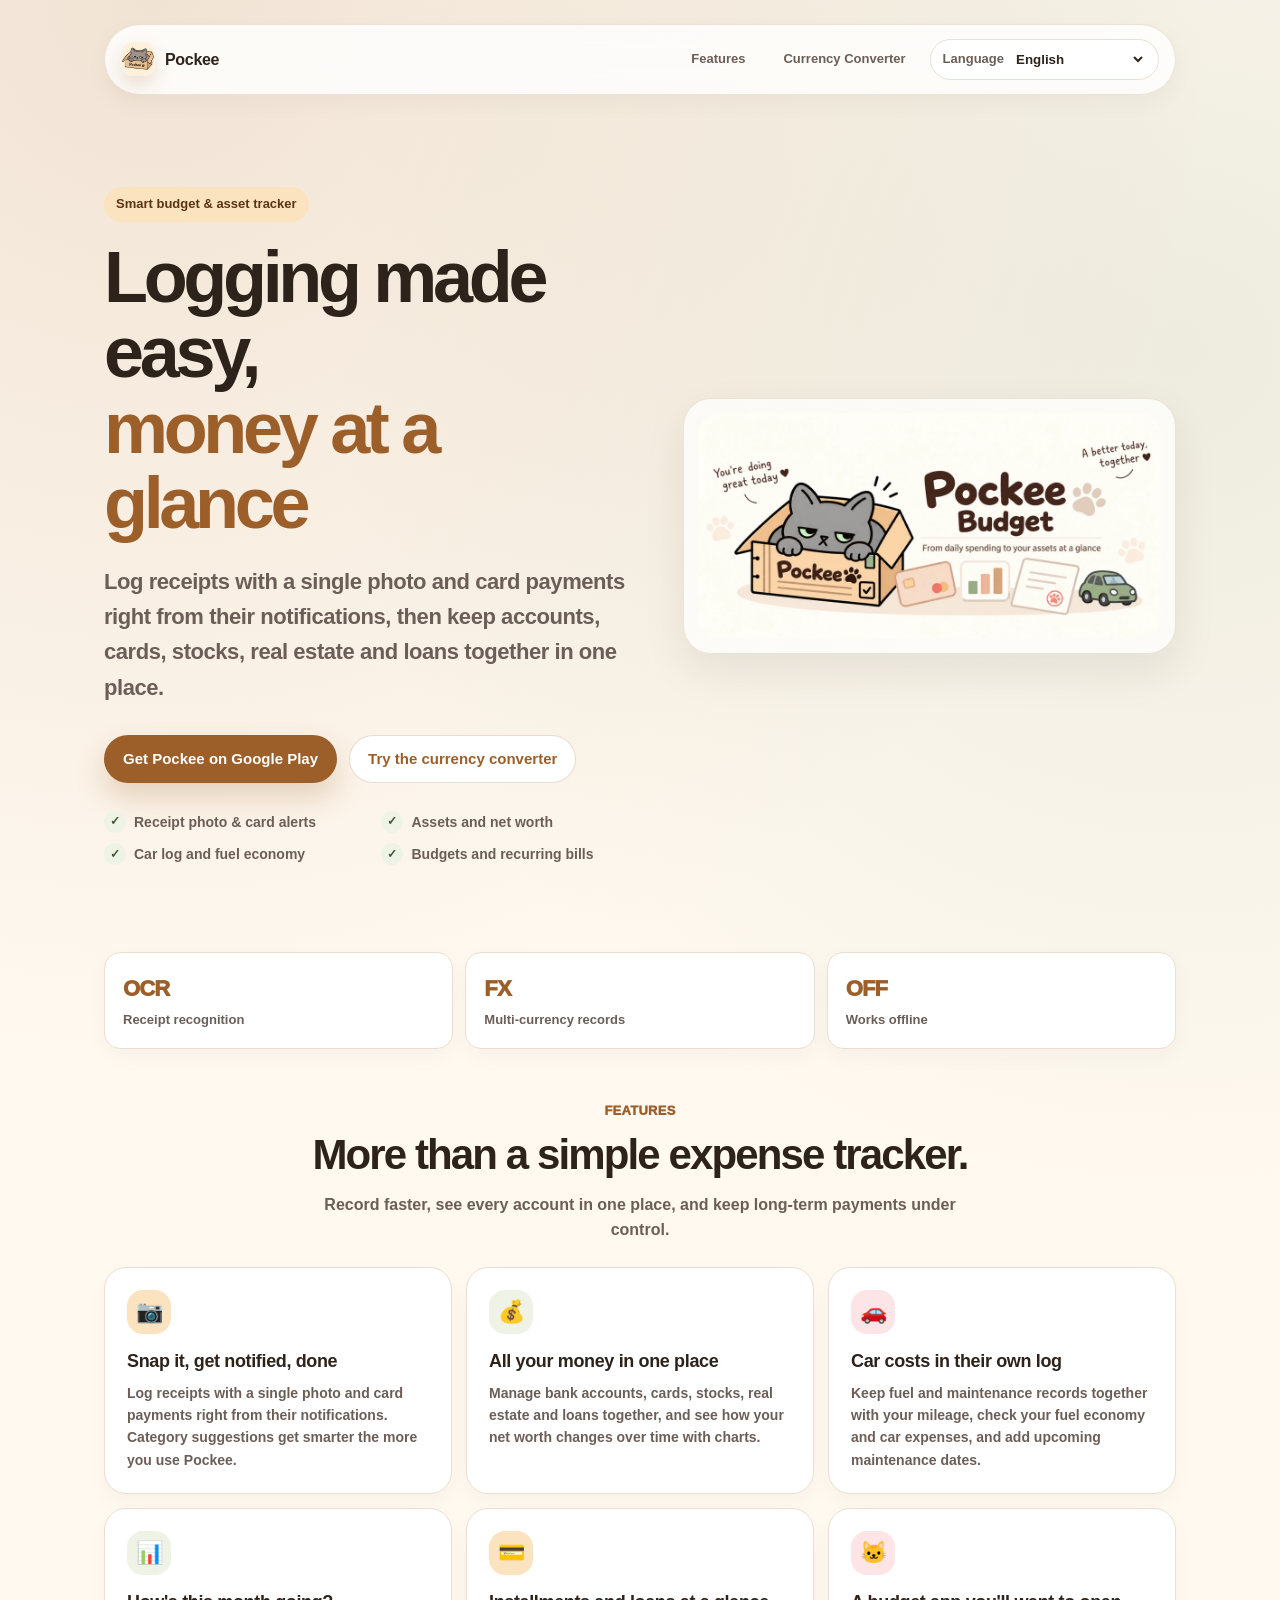
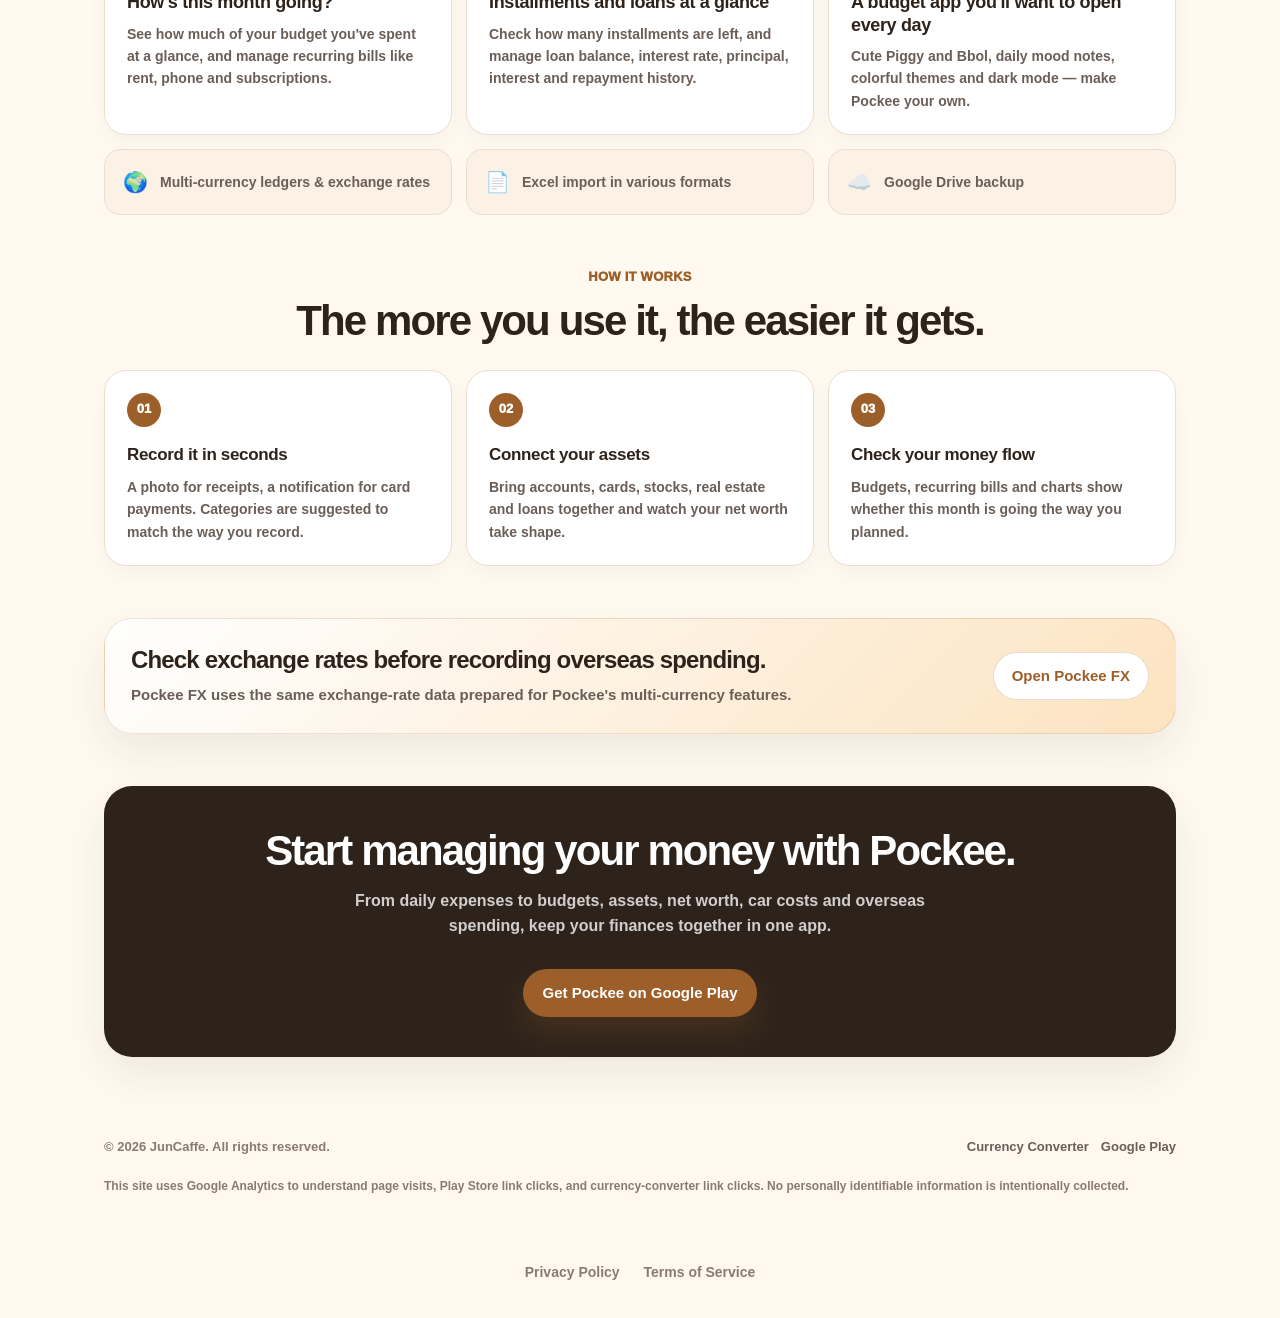
<file: index.html>
<!DOCTYPE html>

<html lang="en">
<head>
    <meta name="google-site-verification" content="hcS0r8AD-3QUX4LmOXIKBfwD13iGkd7-PeI0zG_Q9LM" />
    <meta name="google-site-verification" content="BQL43JIooOoNQz4lzelcoYEktAZkr8HM70CtKyB0CG4" />
    <meta charset="UTF-8">
    <meta name="viewport" content="width=device-width, initial-scale=1.0">
    <title>Pockee Budget - Expense Tracker, Assets &amp; Car Log</title>
    <meta name="description" content="Pockee logs receipts with a photo and card payments from notifications, then brings budgets, loans, installments, assets, net worth, car expenses and multi-currency spending together.">
    <meta name="keywords" content="Pockee, budget app, expense tracker, receipt scanner, net worth tracker, asset management, car log, fuel economy, loan tracker, installment tracker, currency converter">
    <meta name="robots" content="index, follow">
    <meta name="theme-color" content="#FFF9F0">
    <link rel="icon" type="image/webp" href="./assets/images/ic_launcher_512px.webp">
    <link rel="apple-touch-icon" href="./assets/images/ic_launcher_512px.webp">
<script>
    /*
     * 언어 판정은 첫 페인트 전에 끝나야 해서 인라인 동기 스크립트로 둔다.
     * 아래 두 목록은 i18n.js와 중복이지만, i18n.js를 동기 로드하면 렌더가 막히므로 감수한다.
     * 언어나 배너를 추가할 때 i18n.js와 함께 갱신할 것.
     */
    (function () {
        var supported = ['en', 'ko', 'ja', 'zh-cn', 'zh-tw', 'vi', 'ms', 'hi', 'id'];
        var localizedBanner = ['ko', 'ja', 'zh-cn', 'zh-tw', 'vi'];

        function normalize(value) {
            var normalized = String(value || '').trim().toLowerCase().replace('_', '-');
            if (supported.indexOf(normalized) >= 0) return normalized;
            if (normalized === 'zh' || normalized.indexOf('hans') >= 0) return 'zh-cn';
            if (normalized === 'zh-hk' || normalized === 'zh-mo' || normalized.indexOf('hant') >= 0) return 'zh-tw';
            return null;
        }

        function detect() {
            var candidates = [];
            if (navigator.languages && navigator.languages.length) {
                candidates = candidates.concat(navigator.languages);
            }
            if (navigator.language) {
                candidates.push(navigator.language);
            }

            for (var i = 0; i < candidates.length; i += 1) {
                var raw = String(candidates[i] || '').toLowerCase();
                var normalized = normalize(raw);
                if (normalized) return normalized;

                var base = raw.split('-')[0];
                if (supported.indexOf(base) >= 0) return base;
                if (raw.indexOf('hans') >= 0) return 'zh-cn';
                if (raw.indexOf('hant') >= 0) return 'zh-tw';
                if (base === 'zh') return 'zh-cn';
            }

            return 'en';
        }

        var explicitLang = normalize(new URL(window.location.href).searchParams.get('lang'));
        var currentLang = explicitLang || detect();

        window.PockeeLang = { normalize: normalize, detect: detect };
        window.POCKEE_INITIAL_LANG = currentLang;
        window.POCKEE_CURRENT_LANG = currentLang;

        // 전용 배너가 있는 언어만 미리 받아 둔다. 영문은 <img src>가 이미 가리키고 있다.
        if (localizedBanner.indexOf(currentLang) >= 0) {
            var preload = document.createElement('link');
            preload.rel = 'preload';
            preload.as = 'image';
            preload.href = './assets/images/banner_bbol_' + currentLang + '.webp';
            document.head.appendChild(preload);
        }
    })();
</script>

<!-- Google tag (gtag.js) -->
<script async src="https://www.googletagmanager.com/gtag/js?id=G-X3NKWVG3L4"></script>
<script>
  window.dataLayer = window.dataLayer || [];
  function gtag(){dataLayer.push(arguments);}
  gtag('js', new Date());

  gtag('config', 'G-X3NKWVG3L4');
</script>

<link rel="canonical" href="https://pockee.app/">
<link rel="alternate" hreflang="en" href="https://pockee.app/?lang=en">
<link rel="alternate" hreflang="ko" href="https://pockee.app/?lang=ko">
<link rel="alternate" hreflang="ja" href="https://pockee.app/?lang=ja">
<link rel="alternate" hreflang="zh-CN" href="https://pockee.app/?lang=zh-cn">
<link rel="alternate" hreflang="zh-TW" href="https://pockee.app/?lang=zh-tw">
<link rel="alternate" hreflang="vi" href="https://pockee.app/?lang=vi">
<link rel="alternate" hreflang="ms" href="https://pockee.app/?lang=ms">
<link rel="alternate" hreflang="hi" href="https://pockee.app/?lang=hi">
<link rel="alternate" hreflang="id" href="https://pockee.app/?lang=id">
<link rel="alternate" hreflang="x-default" href="https://pockee.app/">

<meta property="og:type" content="website">
<meta property="og:site_name" content="Pockee">
<meta property="og:title" content="Pockee Budget - Expense Tracker, Assets &amp; Car Log">
<meta property="og:description" content="Snap receipts, log card payments from notifications, and see budgets, assets, net worth and car costs at a glance.">
<meta property="og:url" content="https://pockee.app/">
<!-- OG 이미지는 WebP 미리보기를 못 만드는 크롤러가 있어 PNG를 쓴다. -->
<meta property="og:image" content="https://pockee.app/assets/images/banner-bbol.png">
<meta property="og:image:width" content="1024">
<meta property="og:image:height" content="500">

<meta name="twitter:card" content="summary_large_image">
<meta name="twitter:title" content="Pockee Budget - Expense Tracker, Assets &amp; Car Log">
<meta name="twitter:description" content="Snap receipts, log card payments from notifications, and see budgets, assets, net worth and car costs at a glance.">
<meta name="twitter:image" content="https://pockee.app/assets/images/banner-bbol.png">

<script type="application/ld+json" id="structuredData">
{
  "@context": "https://schema.org",
  "@type": "SoftwareApplication",
  "name": "Pockee",
  "applicationCategory": "FinanceApplication",
  "operatingSystem": "Android",
  "offers": {
    "@type": "Offer",
    "price": "0",
    "priceCurrency": "USD"
  },
  "url": "https://pockee.app/",
  "downloadUrl": "https://play.google.com/store/apps/details?id=com.juncaffe.pockee",
  "description": "Pockee logs receipts with a photo and card payments from notifications, then brings budgets, loans, installments, assets, net worth, car expenses and multi-currency spending together."
}
</script>

<link rel="stylesheet" href="./styles.css">
<script defer src="./i18n.js"></script>
<script defer src="./app.js"></script>
</head>

<body>
<div class="page">
    <nav class="nav" aria-label="Main navigation">
        <a class="brand" href="./index.html" aria-label="Pockee home">
            <span class="brand-icon">
                <img src="./assets/images/ic_launcher_512px.webp" alt="Pockee" class="brand-icon-img" width="34" height="34">
            </span>
            <span>Pockee</span>
        </a>
        <div class="nav-actions">
            <a class="nav-link" href="#features" data-i18n="navFeatures">Features</a>
            <a class="nav-link" id="fxNavLink" href="./calculator/calculator.html?lang=en"
               data-track="fx_page_click"
               data-source="pockee_landing"
               data-page="landing"
               data-position="nav_fx"
               data-i18n="navFx">Currency Converter</a>
            <div class="language-control">
                <label for="languageSelect" data-i18n="language">Language</label>
                <select id="languageSelect" aria-label="Language">
                    <option value="en">English</option>
                    <option value="ko">한국어</option>
                    <option value="ja">日本語</option>
                    <option value="zh-cn">简体中文</option>
                    <option value="zh-tw">繁體中文</option>
                    <option value="vi">Tiếng Việt</option>
                    <option value="ms">Bahasa Melayu</option>
                    <option value="hi">हिन्दी</option>
                    <option value="id">Bahasa Indonesia</option>
                </select>
            </div>
        </div>
    </nav>

    <main>
        <section class="hero" aria-labelledby="heroTitle">
            <div class="hero-copy">
                <div class="eyebrow" data-i18n="eyebrow">Smart budget &amp; asset tracker</div>
                <h1 id="heroTitle">
                    <span data-i18n="heroTitleLine1">Logging made easy,</span><br>
                    <span class="hero-title-accent" data-i18n="heroTitleLine2">money at a glance</span>
                </h1>
                <p class="hero-subtitle" data-i18n="heroSubtitle">
                    Log receipts with a single photo and card payments right from their notifications, then keep accounts, cards, stocks, real estate and loans together in one place.
                </p>
                <div class="cta-row">
                    <a class="button button-primary"
                       href="https://play.google.com/store/apps/details?id=com.juncaffe.pockee&referrer=utm_source%3Dpockee_landing%26utm_medium%3Dweb%26utm_campaign%3Dlanding_page%26utm_content%3Dhero_cta"
                       target="_blank"
                       rel="noopener noreferrer"
                       data-track="play_store_click"
                       data-source="pockee_landing"
                       data-page="landing"
                       data-position="hero_cta"
                       data-i18n="primaryCta">
                        Get Pockee on Google Play
                    </a>
                    <a class="button button-secondary" id="heroFxLink" href="./calculator/calculator.html?lang=en"
                       data-track="fx_page_click"
                       data-source="pockee_landing"
                       data-page="landing"
                       data-position="hero_fx"
                       data-i18n="secondaryCta">
                        Try the currency converter
                    </a>
                </div>
                <div class="hero-points">
                    <div class="hero-point"><span class="check">✓</span><span data-i18n="pointReceipt">Receipt photo &amp; card alerts</span></div>
                    <div class="hero-point"><span class="check">✓</span><span data-i18n="pointAssets">Assets and net worth</span></div>
                    <div class="hero-point"><span class="check">✓</span><span data-i18n="pointCar">Car log and fuel economy</span></div>
                    <div class="hero-point"><span class="check">✓</span><span data-i18n="pointBudget">Budgets and recurring bills</span></div>
                </div>
            </div>

            <a class="visual-card"
               href="https://play.google.com/store/apps/details?id=com.juncaffe.pockee&referrer=utm_source%3Dpockee_landing%26utm_medium%3Dweb%26utm_campaign%3Dlanding_page%26utm_content%3Dhero_image_cta"
               target="_blank"
               rel="noopener noreferrer"
               data-track="play_store_click"
               data-source="pockee_landing"
               data-page="landing"
               data-position="hero_image_cta"
               aria-label="Open Pockee on Google Play">
                <img src="./assets/images/banner-bbol.webp"
                     alt="Pockee app graphic"
                     class="graphic-img"
                     id="heroImage"
                     width="1024"
                     height="500"
                     fetchpriority="high">
            </a>
        </section>

        <div class="trust-strip" aria-label="Pockee highlights">
            <div class="trust-item">
                <div class="trust-value" data-i18n="trustValue1">OCR</div>
                <div class="trust-label" data-i18n="trustLabel1">Receipt recognition</div>
            </div>
            <div class="trust-item">
                <div class="trust-value" data-i18n="trustValue2">FX</div>
                <div class="trust-label" data-i18n="trustLabel2">Multi-currency records</div>
            </div>
            <div class="trust-item">
                <div class="trust-value" data-i18n="trustValue3">OFF</div>
                <div class="trust-label" data-i18n="trustLabel3">Works offline</div>
            </div>
        </div>

        <section id="features" aria-labelledby="featuresTitle">
            <div class="section-head">
                <div class="section-kicker" data-i18n="featuresKicker">Features</div>
                <h2 class="section-title" id="featuresTitle" data-i18n="featuresTitle">
                    More than a simple expense tracker.
                </h2>
                <p class="section-description" data-i18n="featuresDescription">
                    Record faster, see every account in one place, and keep long-term payments under control.
                </p>
            </div>

            <div class="feature-grid">
                <article class="feature-card">
                    <div class="feature-icon">📷</div>
                    <h3 class="feature-title" data-i18n="feature1Title">Snap it, get notified, done</h3>
                    <p class="feature-description" data-i18n="feature1Desc">
                        Log receipts with a single photo and card payments right from their notifications. Category suggestions get smarter the more you use Pockee.
                    </p>
                </article>

                <article class="feature-card">
                    <div class="feature-icon">💰</div>
                    <h3 class="feature-title" data-i18n="feature2Title">All your money in one place</h3>
                    <p class="feature-description" data-i18n="feature2Desc">
                        Manage bank accounts, cards, stocks, real estate and loans together, and see how your net worth changes over time with charts.
                    </p>
                </article>

                <article class="feature-card">
                    <div class="feature-icon">🚗</div>
                    <h3 class="feature-title" data-i18n="feature3Title">Car costs in their own log</h3>
                    <p class="feature-description" data-i18n="feature3Desc">
                        Keep fuel and maintenance records together with your mileage, check your fuel economy and car expenses, and add upcoming maintenance dates.
                    </p>
                </article>

                <article class="feature-card">
                    <div class="feature-icon">📊</div>
                    <h3 class="feature-title" data-i18n="feature4Title">How's this month going?</h3>
                    <p class="feature-description" data-i18n="feature4Desc">
                        See how much of your budget you've spent at a glance, and manage recurring bills like rent, phone and subscriptions.
                    </p>
                </article>

                <article class="feature-card">
                    <div class="feature-icon">💳</div>
                    <h3 class="feature-title" data-i18n="feature5Title">Installments and loans at a glance</h3>
                    <p class="feature-description" data-i18n="feature5Desc">
                        Check how many installments are left, and manage loan balance, interest rate, principal, interest and repayment history.
                    </p>
                </article>

                <article class="feature-card">
                    <div class="feature-icon">🐱</div>
                    <h3 class="feature-title" data-i18n="feature6Title">A budget app you'll want to open every day</h3>
                    <p class="feature-description" data-i18n="feature6Desc">
                        Cute Piggy and Bbol, daily mood notes, colorful themes and dark mode — make Pockee your own.
                    </p>
                </article>
            </div>

            <div class="extras">
                <div class="extra-item">
                    <span class="extra-icon" aria-hidden="true">🌍</span>
                    <span class="extra-text" data-i18n="extra1">Multi-currency ledgers &amp; exchange rates</span>
                </div>
                <div class="extra-item">
                    <span class="extra-icon" aria-hidden="true">📄</span>
                    <span class="extra-text" data-i18n="extra2">Excel import in various formats</span>
                </div>
                <div class="extra-item">
                    <span class="extra-icon" aria-hidden="true">☁️</span>
                    <span class="extra-text" data-i18n="extra3">Google Drive backup</span>
                </div>
            </div>
        </section>

        <section aria-labelledby="flowTitle">
            <div class="section-head">
                <div class="section-kicker" data-i18n="flowKicker">How it works</div>
                <h2 class="section-title" id="flowTitle" data-i18n="flowTitle">
                    The more you use it, the easier it gets.
                </h2>
            </div>

            <div class="flow">
                <article class="flow-step">
                    <div class="step-number">01</div>
                    <h3 class="flow-title" data-i18n="flow1Title">Record it in seconds</h3>
                    <p class="flow-description" data-i18n="flow1Desc">
                        A photo for receipts, a notification for card payments. Categories are suggested to match the way you record.
                    </p>
                </article>

                <article class="flow-step">
                    <div class="step-number">02</div>
                    <h3 class="flow-title" data-i18n="flow2Title">Connect your assets</h3>
                    <p class="flow-description" data-i18n="flow2Desc">
                        Bring accounts, cards, stocks, real estate and loans together and watch your net worth take shape.
                    </p>
                </article>

                <article class="flow-step">
                    <div class="step-number">03</div>
                    <h3 class="flow-title" data-i18n="flow3Title">Check your money flow</h3>
                    <p class="flow-description" data-i18n="flow3Desc">
                        Budgets, recurring bills and charts show whether this month is going the way you planned.
                    </p>
                </article>
            </div>
        </section>

        <section aria-labelledby="fxTitle">
            <div class="fx-banner">
                <div>
                    <h2 class="fx-title" id="fxTitle" data-i18n="fxTitle">
                        Check exchange rates before recording overseas spending.
                    </h2>
                    <p class="fx-description" data-i18n="fxDescription">
                        Pockee FX uses the same exchange-rate data prepared for Pockee's multi-currency features.
                    </p>
                </div>
                <a class="button button-secondary" id="fxBannerLink" href="./calculator/calculator.html?lang=en"
                   data-track="fx_page_click"
                   data-source="pockee_landing"
                   data-page="landing"
                   data-position="banner_fx"
                   data-i18n="fxCta">
                    Open Pockee FX
                </a>
            </div>
        </section>

        <section class="final-cta" aria-labelledby="finalCtaTitle">
            <h2 id="finalCtaTitle" data-i18n="finalTitle">
                Start managing your money with Pockee.
            </h2>
            <p data-i18n="finalDescription">
                From daily expenses to budgets, assets, net worth, car costs and overseas spending, keep your finances together in one app.
            </p>
            <div class="cta-row">
                <a class="button button-primary"
                   href="https://play.google.com/store/apps/details?id=com.juncaffe.pockee&referrer=utm_source%3Dpockee_landing%26utm_medium%3Dweb%26utm_campaign%3Dlanding_page%26utm_content%3Dfinal_cta"
                   target="_blank"
                   rel="noopener noreferrer"
                   data-track="play_store_click"
                   data-source="pockee_landing"
                   data-page="landing"
                   data-position="final_cta"
                   data-i18n="primaryCta">
                    Get Pockee on Google Play
                </a>
            </div>
        </section>
    </main>

    <footer>
        <div>© 2026 JunCaffe. All rights reserved.</div>
        <div class="footer-links">
            <a href="./calculator/calculator.html?lang=en" id="footerFxLink"
               data-track="fx_page_click"
               data-source="pockee_landing"
               data-page="landing"
               data-position="footer_fx"
               data-i18n="navFx">Currency Converter</a>
            <a href="https://play.google.com/store/apps/details?id=com.juncaffe.pockee&referrer=utm_source%3Dpockee_landing%26utm_medium%3Dweb%26utm_campaign%3Dlanding_page%26utm_content%3Dfooter_cta"
               target="_blank"
               rel="noopener noreferrer"
               data-track="play_store_click"
               data-source="pockee_landing"
               data-page="landing"
               data-position="footer_cta"
               data-i18n="footerStore">Google Play</a>
        </div>
        <div class="footer-notice" data-i18n="analyticsNotice">
            This site uses Google Analytics to understand page visits, Play Store link clicks, and currency-converter link clicks. No personally identifiable information is intentionally collected.
        </div>
        <div class="footer-legal">
            <a href="./privacy/en.html" target="_blank" data-i18n="privacyLink">Privacy Policy</a>
            <a href="./terms/en.html" target="_blank" data-i18n="termsLink">Terms of Service</a>
        </div>
    </footer>
</div>
</body>
</html>
</file>
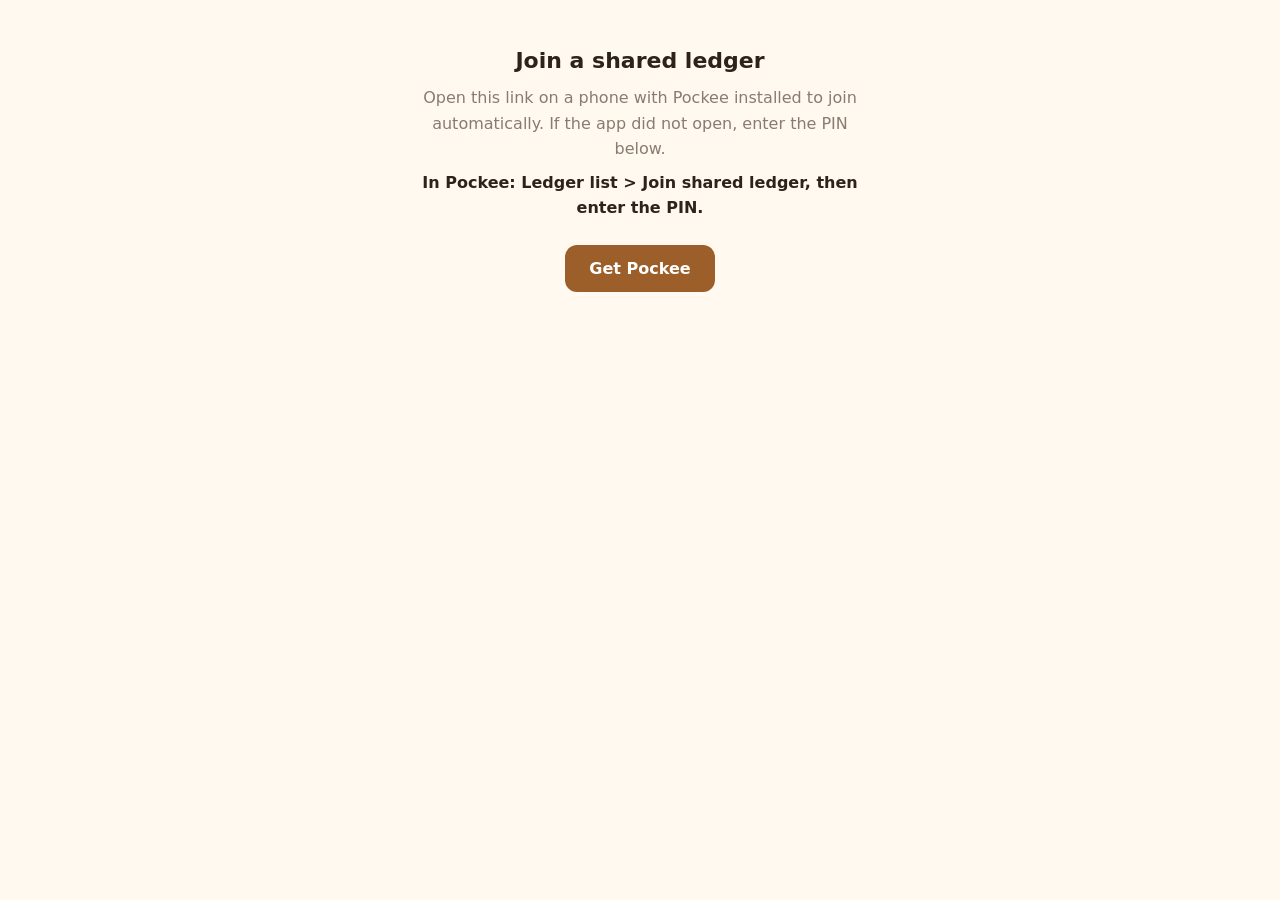
<file: join.html>
<!DOCTYPE html>
<html lang="en">
<head>
    <meta charset="UTF-8">
    <meta name="viewport" content="width=device-width, initial-scale=1.0">
    <title>Join a shared ledger - Pockee</title>
    <meta name="robots" content="noindex, nofollow">
    <meta name="referrer" content="no-referrer">
    <meta name="theme-color" content="#FFF9F0">
    <script>
    // Safari 스마트 앱 배너. [열기]를 누르면 app-argument(https://pockee.app/join#PIN)가 앱 onOpenURL로 간다. 앱이 없으면 [받기].
    // PIN은 #에서 읽어 넣으므로 head를 읽는 중에 붙인다.
    (function () {
        var m = /^#(\d{6})$/.exec(location.hash);
        var meta = document.createElement('meta');
        meta.name = 'apple-itunes-app';
        meta.content = 'app-id=6829112661' + (m ? ', app-argument=https://pockee.app/join#' + m[1] : '');
        document.head.appendChild(meta);
    })();
    </script>
    <link rel="icon" type="image/webp" href="assets/images/ic_launcher_512px.webp">
    <!-- 이 페이지의 #PIN은 서버·분석 도구로 보내지 않는다(gtag 등 외부 스크립트 없음). -->
    <style>
        :root { --primary: #9C5F2A; --bg: #FFF9F0; --surface: #fff; --text: #2E231B; --sub: #8A7B70; --border: #EADFD1; }
        * { box-sizing: border-box; }
        body { margin: 0; font-family: -apple-system, BlinkMacSystemFont, system-ui, Roboto, sans-serif; background: var(--bg); color: var(--text); }
        main { max-width: 480px; margin: 0 auto; padding: 48px 20px; text-align: center; }
        h1 { font-size: 22px; margin: 0 0 12px; }
        p { color: var(--sub); line-height: 1.6; margin: 8px 0; }
        .card { background: var(--surface); border: 1px solid var(--border); border-radius: 16px; padding: 24px 16px; margin: 24px 0; }
        .pin { font-size: 40px; font-weight: 700; letter-spacing: 8px; color: var(--primary); font-variant-numeric: tabular-nums; }
        .btn { display: inline-block; margin-top: 16px; padding: 14px 24px; background: var(--primary); color: #fff; border-radius: 12px; text-decoration: none; font-weight: 600; }
        .steps { color: var(--text); font-weight: 600; }
    </style>
</head>
<body>
<main>
    <h1 id="title"></h1>
    <p id="desc"></p>
    <div class="card" id="pinCard" hidden>
        <div class="pin" id="pin"></div>
        <p id="pinNote"></p>
    </div>
    <p class="steps" id="steps"></p>
    <a class="btn" id="store" href="https://play.google.com/store/apps/details?id=com.juncaffe.pockee"></a>
</main>
<script>
(function () {
    var T = {
        en: ['Join a shared ledger', 'Open this link on a phone with Pockee installed to join automatically. If the app did not open, enter the PIN below.', 'Invite PIN (valid for a limited time)', 'In Pockee: Ledger list > Join shared ledger, then enter the PIN.', 'Get Pockee', 'Open in Pockee'],
        ko: ['공동 가계부 참여', 'Pockee가 설치된 휴대폰에서 이 링크를 열면 자동으로 참여 화면이 열려요. 앱이 열리지 않았다면 아래 PIN을 직접 입력하세요.', '초대 PIN (정해진 시간 동안만 사용할 수 있어요)', 'Pockee 앱에서 가계부 목록 > 공동 가계부 참여를 눌러 PIN을 입력하세요.', 'Pockee 받기', 'Pockee에서 열기'],
        ja: ['共有家計簿に参加', 'Pockeeがインストールされたスマートフォンでこのリンクを開くと、自動で参加画面が開きます。アプリが開かない場合は、下のPINを入力してください。', '招待PIN(一定時間のみ有効)', 'Pockeeアプリで 家計簿一覧 > 共有家計簿に参加 を開き、PINを入力してください。', 'Pockeeを入手', 'Pockeeで開く'],
        'zh-cn': ['加入共享账本', '在已安装 Pockee 的手机上打开此链接即可自动加入。如果应用没有打开，请输入下方的 PIN。', '邀请 PIN(仅在限定时间内有效)', '在 Pockee 中打开 账本列表 > 加入共享账本，然后输入 PIN。', '获取 Pockee', '在 Pockee 中打开'],
        'zh-tw': ['加入共享帳本', '在已安裝 Pockee 的手機上開啟此連結即可自動加入。如果應用程式沒有開啟，請輸入下方的 PIN。', '邀請 PIN(僅在限定時間內有效)', '在 Pockee 中開啟 帳本列表 > 加入共享帳本，然後輸入 PIN。', '取得 Pockee', '在 Pockee 中開啟'],
        vi: ['Tham gia sổ chung', 'Mở liên kết này trên điện thoại đã cài Pockee để tự động tham gia. Nếu ứng dụng không mở, hãy nhập mã PIN bên dưới.', 'PIN mời (chỉ có hiệu lực trong thời gian giới hạn)', 'Trong Pockee: Danh sách sổ > Tham gia sổ chung, rồi nhập mã PIN.', 'Tải Pockee', 'Mở trong Pockee'],
        ms: ['Sertai lejar kongsi', 'Buka pautan ini pada telefon yang memasang Pockee untuk menyertai secara automatik. Jika aplikasi tidak dibuka, masukkan PIN di bawah.', 'PIN jemputan (sah untuk masa terhad sahaja)', 'Dalam Pockee: Senarai lejar > Sertai lejar kongsi, kemudian masukkan PIN.', 'Dapatkan Pockee', 'Buka dalam Pockee'],
        hi: ['साझा खाताबही से जुड़ें', 'Pockee इंस्टॉल वाले फ़ोन पर यह लिंक खोलने से आप अपने आप जुड़ जाएँगे। अगर ऐप नहीं खुला, तो नीचे दिया PIN दर्ज करें।', 'आमंत्रण PIN (सीमित समय के लिए मान्य)', 'Pockee में: खाताबही सूची > साझा खाताबही से जुड़ें खोलें, फिर PIN दर्ज करें।', 'Pockee पाएँ', 'Pockee में खोलें'],
        id: ['Gabung buku kas bersama', 'Buka tautan ini di ponsel yang sudah terpasang Pockee untuk bergabung otomatis. Jika aplikasi tidak terbuka, masukkan PIN di bawah.', 'PIN undangan (hanya berlaku dalam waktu terbatas)', 'Di Pockee: Daftar buku kas > Gabung buku kas bersama, lalu masukkan PIN.', 'Dapatkan Pockee', 'Buka di Pockee']
    };
    function pick() {
        var list = (navigator.languages && navigator.languages.length) ? navigator.languages : [navigator.language || 'en'];
        for (var i = 0; i < list.length; i++) {
            var r = String(list[i] || '').toLowerCase();
            if (r.indexOf('zh') === 0) return (r.indexOf('tw') >= 0 || r.indexOf('hk') >= 0 || r.indexOf('mo') >= 0 || r.indexOf('hant') >= 0) ? 'zh-tw' : 'zh-cn';
            var base = r.split('-')[0];
            if (base === 'in') base = 'id';
            if (T[base]) return base;
        }
        return 'en';
    }
    var lang = pick();
    var t = T[lang];
    document.documentElement.lang = lang;
    document.title = t[0] + ' - Pockee';
    document.getElementById('title').textContent = t[0];
    document.getElementById('desc').textContent = t[1];
    document.getElementById('pinNote').textContent = t[2];
    document.getElementById('steps').textContent = t[3];
    document.getElementById('store').textContent = t[4];
    var m = /^#(\d{6})$/.exec(location.hash);
    if (m) {
        document.getElementById('pin').textContent = m[1];
        document.getElementById('pinCard').hidden = false;
        // 앱 안 브라우저 · 주소창으로 연 경우 App Links가 실행되지 않으므로 버튼이 앱을 직접 연다(없으면 Play 스토어).
        // parseUri는 마지막 '#'부터 Intent 문법으로 읽어 앱에는 https://pockee.app/join#PIN이 그대로 간다.
        if (/Android/i.test(navigator.userAgent)) {
            var store = document.getElementById('store');
            store.href = 'intent://pockee.app/join#' + m[1] + '#Intent;scheme=https;package=com.juncaffe.pockee;S.browser_fallback_url=' + encodeURIComponent(store.href) + ';end';
            store.textContent = t[5];
        }
    }
})();
</script>
</body>
</html>
</file>
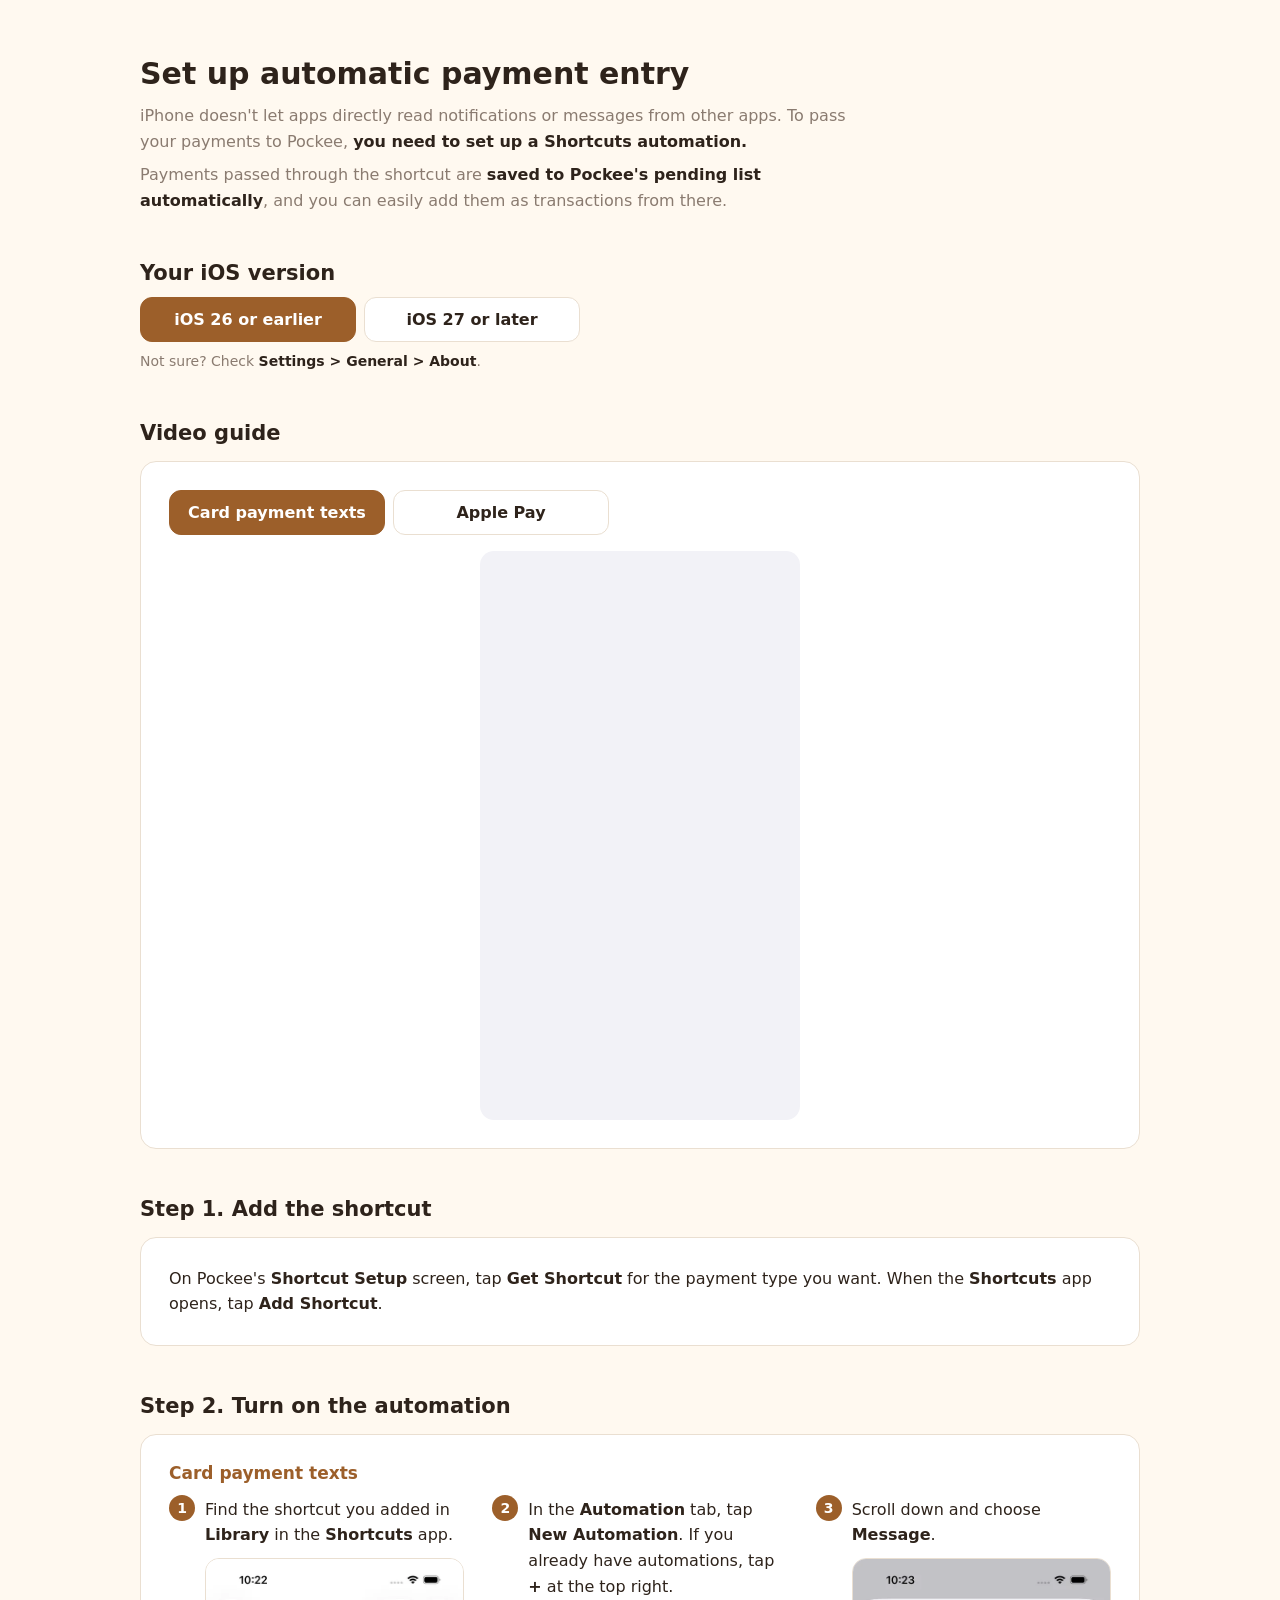
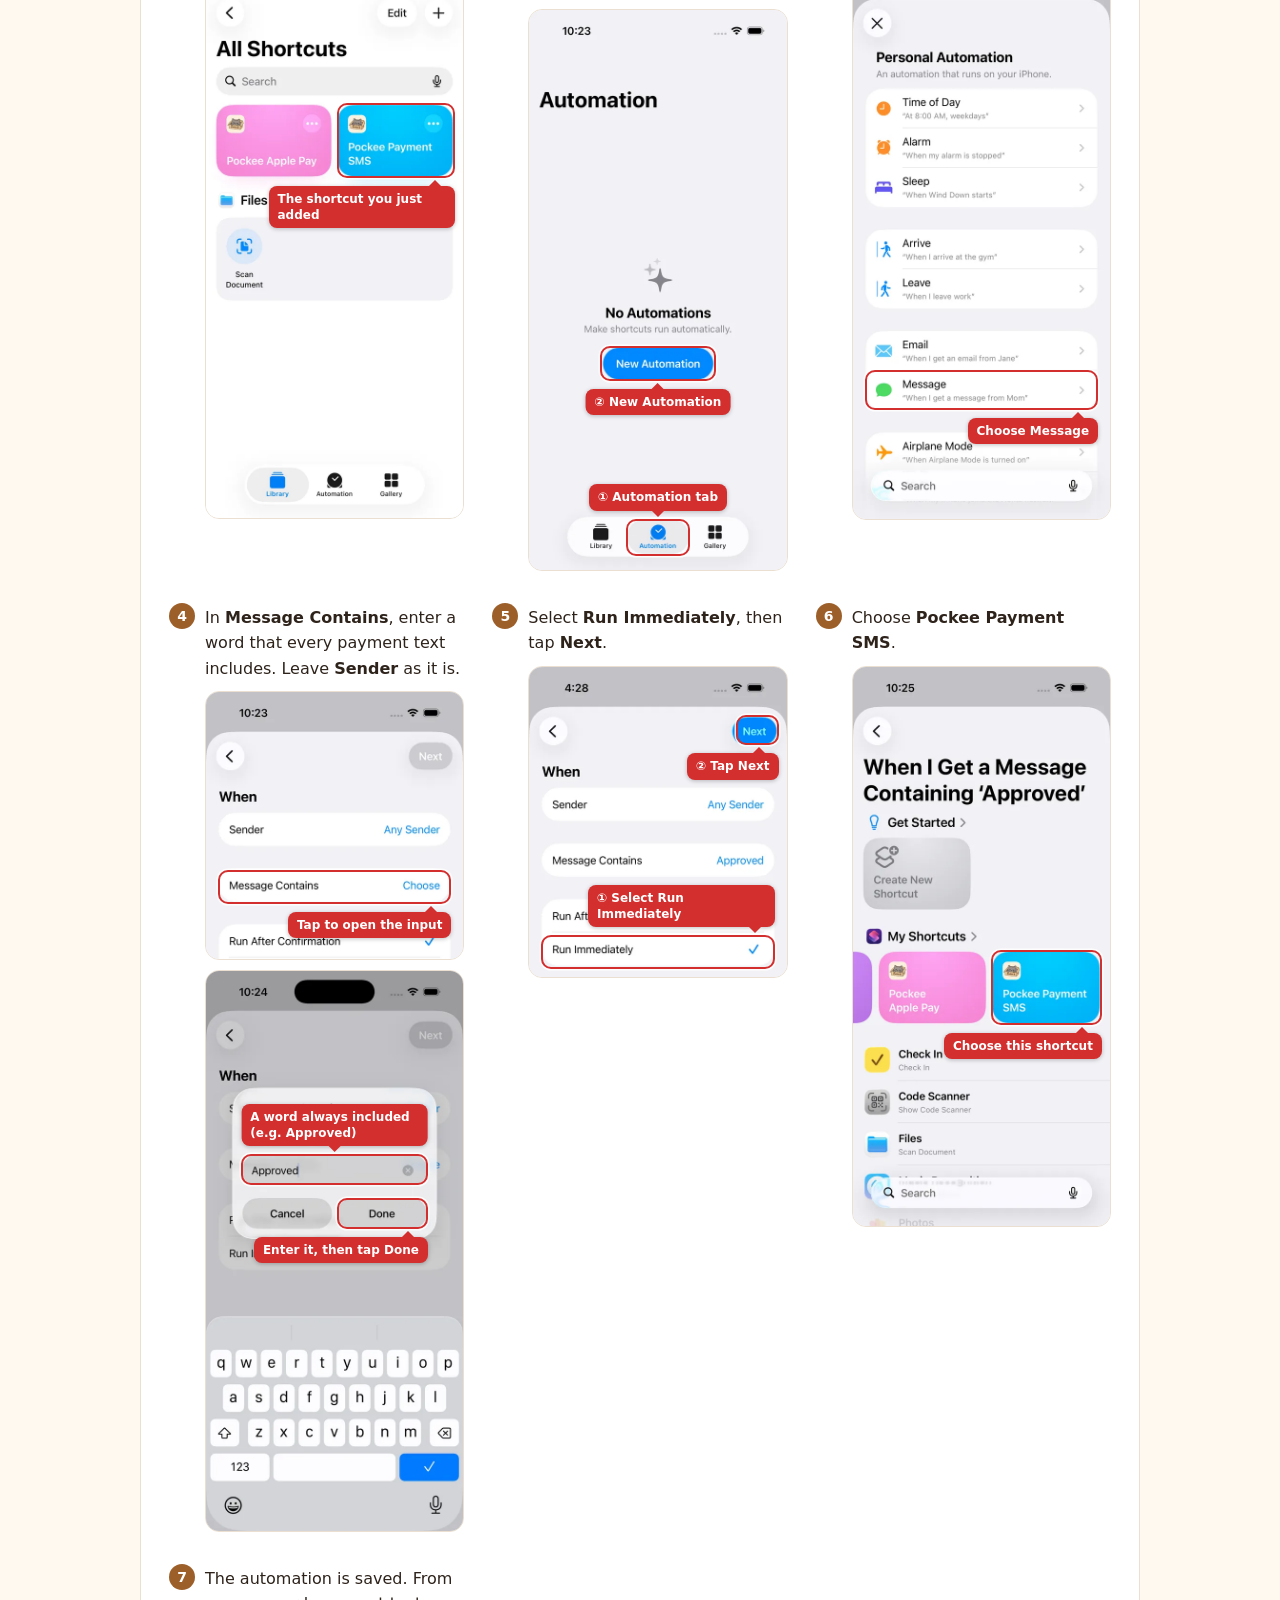
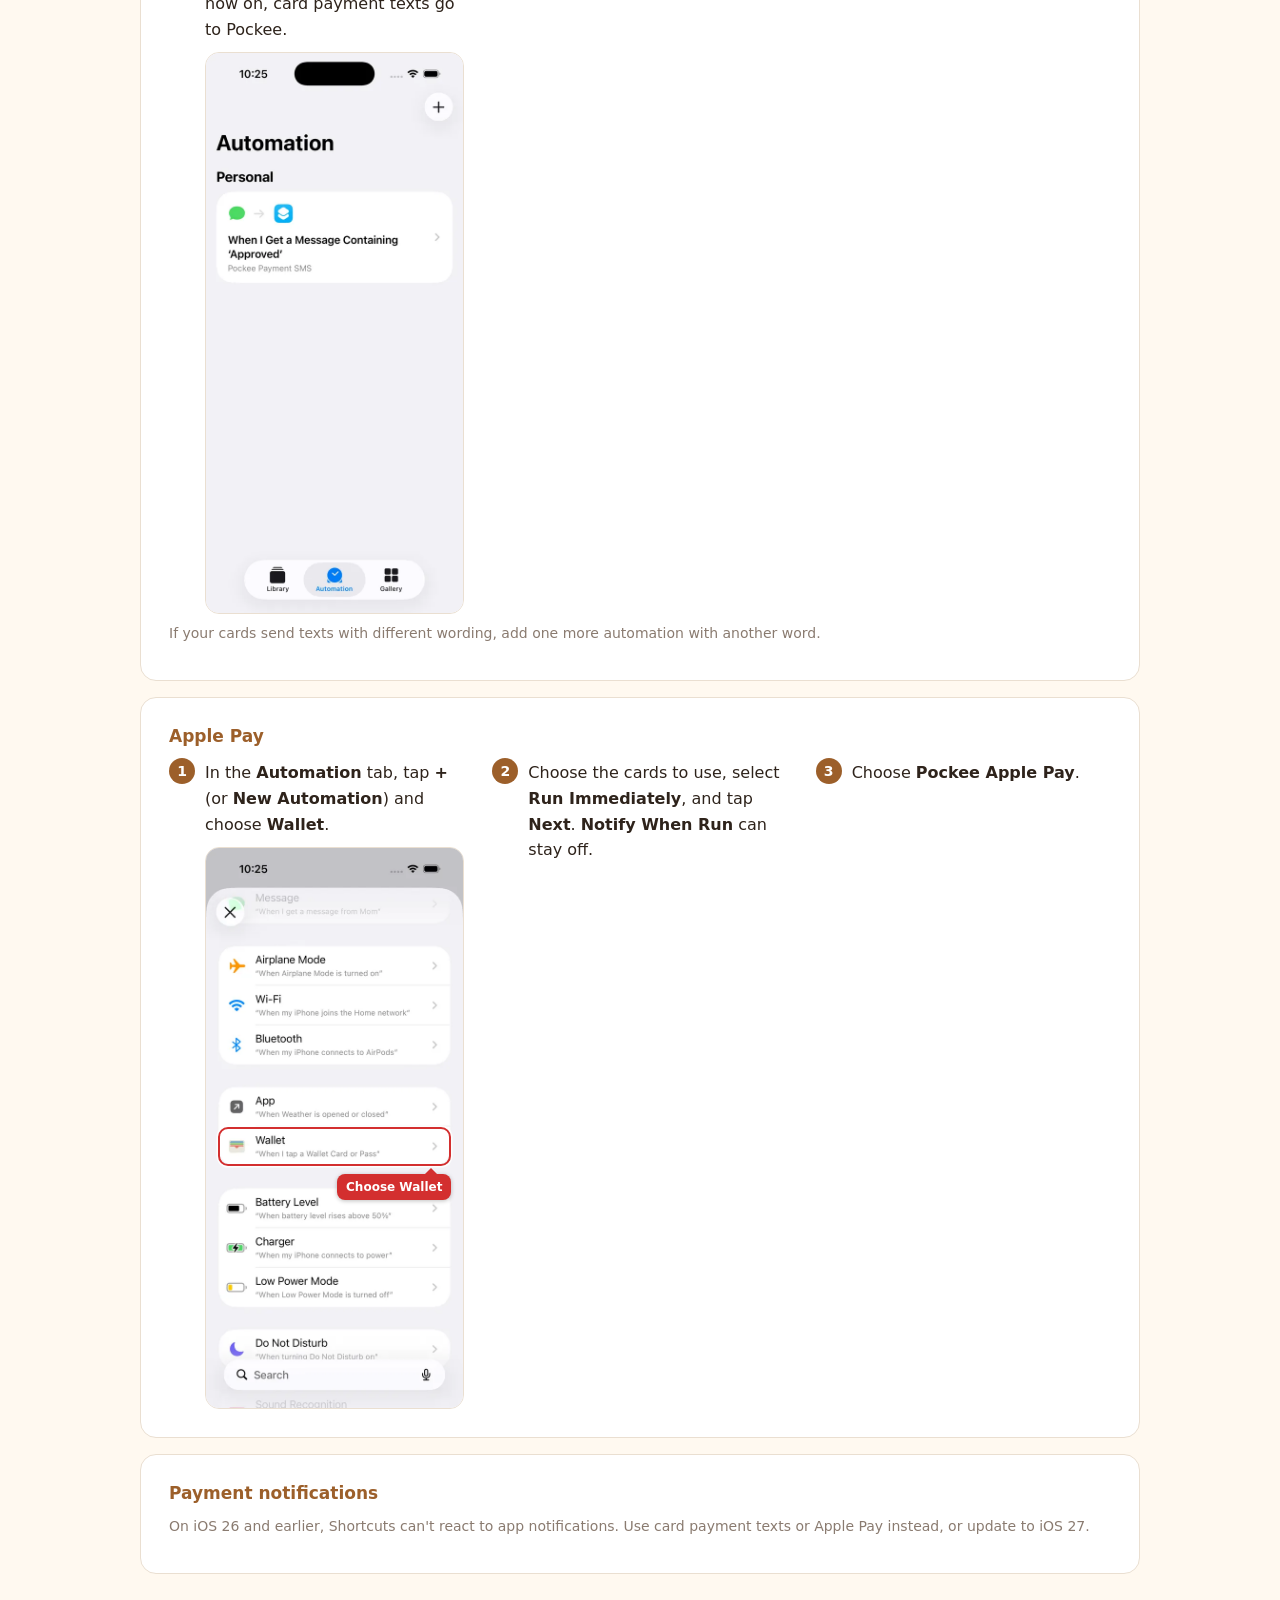
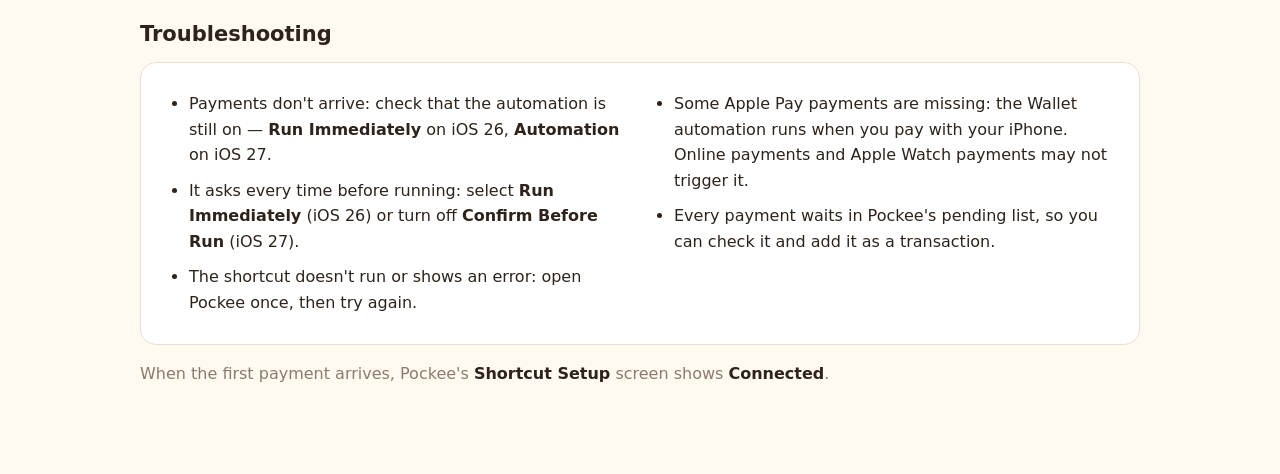
<file: guide/payment-shortcut.html>
<!DOCTYPE html>
<html lang="en">
<head>
    <meta charset="UTF-8">
    <meta name="viewport" content="width=device-width, initial-scale=1.0">
    <title>Set up automatic payment entry - Pockee</title>
    <meta name="theme-color" content="#FFF9F0">
    <link rel="icon" type="image/webp" href="../assets/images/ic_launcher_512px.webp">
    <!-- 앱이 ?lang=(ko 등) · ?os=26|27 · ?video · #message|#wallet|#notification|#steps(=steps1)|#steps1|#steps2(단계 제목) 를 붙여 연다. video가 있으면 영상 영역으로 가서 해시 경로의 영상을 음소거 자동 재생한다. iOS 26의 Safari는 UA의 OS 버전을 고정하므로 OS는 감지하지 않는다. -->
    <style>
        :root { --primary: #9C5F2A; --bg: #FFF9F0; --surface: #fff; --text: #2E231B; --sub: #8A7B70; --border: #EADFD1; --mark: #D32F2F; }
        * { box-sizing: border-box; }
        body { margin: 0; font-family: -apple-system, BlinkMacSystemFont, system-ui, Roboto, sans-serif; background: var(--bg); color: var(--text); }
        main { max-width: 560px; margin: 0 auto; padding: 40px 20px 64px; }
        h1 { font-size: 24px; margin: 0 0 12px; }
        h2 { font-size: 19px; margin: 36px 0 12px; }
        h3 { font-size: 17px; margin: 0 0 12px; color: var(--primary); }
        p { color: var(--sub); line-height: 1.6; margin: 8px 0; }
        b { color: var(--text); }
        .card { background: var(--surface); border: 1px solid var(--border); border-radius: 16px; padding: 20px 16px; margin: 16px 0; scroll-margin-top: 16px; }
        .seg { display: flex; gap: 8px; margin: 12px 0 4px; }
        .seg button { flex: 1; padding: 12px 8px; border: 1px solid var(--border); border-radius: 12px; background: var(--surface); color: var(--text); font: inherit; font-weight: 600; cursor: pointer; }
        .seg button[aria-pressed="true"] { background: var(--primary); border-color: var(--primary); color: #fff; }
        ol { margin: 0; padding: 0; list-style: none; counter-reset: step; }
        ol > li { counter-increment: step; position: relative; padding-left: 36px; margin: 0 0 20px; }
        ol > li:last-child { margin-bottom: 0; }
        ol > li::before { content: counter(step); position: absolute; left: 0; top: 0; width: 26px; height: 26px; border-radius: 13px; background: var(--primary); color: #fff; font-size: 14px; font-weight: 700; display: flex; align-items: center; justify-content: center; }
        li p { color: var(--text); margin: 2px 0 10px; }
        .shots { display: flex; flex-wrap: wrap; gap: 10px; }
        .shot { position: relative; display: block; }
        .shot.full { width: min(240px, 100%); }
        .shot.crop { width: min(320px, 100%); }
        .shots img { display: block; width: 100%; height: auto; border: 1px solid var(--border); border-radius: 14px; background: #F2F2F7; }
        /* 캡처에서 입력하거나 선택할 곳의 테두리와 말풍선 */
        .mk { position: absolute; border: 2.5px solid var(--mark); border-radius: 10px; box-shadow: 0 0 0 1.5px rgba(255, 255, 255, .85); pointer-events: none; }
        .bub { position: absolute; width: max-content; padding: 5px 9px; border-radius: 8px; background: var(--mark); color: #fff; font-size: 12px; font-weight: 600; line-height: 1.35; box-shadow: 0 1px 4px rgba(0, 0, 0, .25); }
        .bub b { color: #fff; }
        .bub::after { content: ''; position: absolute; border: 6px solid transparent; }
        .bub.below { margin-top: 8px; }
        .bub.above { margin-bottom: 8px; }
        .bub.below::after { bottom: 100%; border-top-width: 0; border-bottom-color: var(--mark); }
        .bub.above::after { top: 100%; border-bottom-width: 0; border-top-color: var(--mark); }
        .bub.c { transform: translateX(-50%); }
        .bub.l::after { left: 14px; }
        .bub.r::after { right: 14px; }
        .bub.c::after { left: 50%; margin-left: -6px; }
        .note { font-size: 14px; }
        .player { width: min(320px, 100%); aspect-ratio: 9 / 16; margin: 16px auto 0; border-radius: 14px; overflow: hidden; background: #F2F2F7; display: flex; align-items: center; justify-content: center; }
        .player iframe { width: 100%; height: 100%; border: 0; }
        .player p { padding: 0 16px; text-align: center; }
        ul.tr { margin: 0; padding-left: 20px; }
        ul.tr li { line-height: 1.6; margin: 0 0 10px; color: var(--text); }
        /* 넓은 화면: 단계를 가로로 나열해 캡처를 한눈에 본다 */
        @media (min-width: 760px) {
            main { max-width: 1080px; padding: 56px 40px 80px; }
            h1 { font-size: 30px; }
            h2 { font-size: 21px; margin-top: 48px; }
            main > p, #os27 > p { max-width: 720px; }
            .seg { max-width: 440px; }
            .card { padding: 28px; }
            ol { display: grid; grid-template-columns: repeat(auto-fill, minmax(240px, 1fr)); gap: 32px 28px; align-items: start; }
            ol > li { margin: 0; }
            /* 단계가 하나뿐인 카드는 글과 캡처를 옆으로 둔다 */
            ol > li:only-child { grid-column: 1 / -1; display: grid; grid-template-columns: minmax(0, 360px) minmax(0, 280px); gap: 24px; }
            .shots { flex-direction: column; }
            .shot.full, .shot.crop { width: 100%; max-width: 280px; }
            ul.tr { columns: 2; column-gap: 48px; }
            ul.tr li { break-inside: avoid; }
        }
    </style>
</head>
<body>
<main>
    <h1 id="title"></h1>
    <p id="intro"></p>
    <p id="intro2"></p>

    <h2 id="osQ"></h2>
    <div class="seg" role="group">
        <button type="button" id="btn26" aria-pressed="false"></button>
        <button type="button" id="btn27" aria-pressed="false"></button>
    </div>
    <p class="note" id="osHint"></p>

    <h2 id="vidH" style="scroll-margin-top: 16px;"></h2>
    <div class="card">
        <div class="seg" role="group" id="vidTabs" style="margin-top: 0;"></div>
        <div class="player" id="player"></div>
    </div>

    <h2 id="s0h" style="scroll-margin-top: 16px;"></h2>
    <div class="card"><p id="s0" style="color: var(--text); margin: 0;"></p></div>

    <h2 id="s1h" style="scroll-margin-top: 16px;"></h2>
    <div id="os26" hidden></div>
    <div id="os27" hidden></div>

    <h2 id="hTr"></h2>
    <div class="card"><ul class="tr" id="tr"></ul></div>
    <p id="done"></p>
</main>
<script>
(function () {
    var T = {
        en: {
            title: 'Set up automatic payment entry',
            intro: 'iPhone doesn\'t let apps directly read notifications or messages from other apps. To pass your payments to Pockee, **you need to set up a Shortcuts automation.**',
            intro2: 'Payments passed through the shortcut are **saved to Pockee\'s pending list automatically**, and you can easily add them as transactions from there.',
            osQ: 'Your iOS version', os26: 'iOS 26 or earlier', os27: 'iOS 27 or later',
            osHint: 'Not sure? Check **Settings > General > About**.',
            s0h: 'Step 1. Add the shortcut',
            s0: 'On Pockee\'s **Shortcut Setup** screen, tap **Get Shortcut** for the payment type you want. When the **Shortcuts** app opens, tap **Add Shortcut**.',
            s1h: 'Step 2. Turn on the automation',
            hMsg: 'Card payment texts', hWal: 'Apple Pay', hNoti: 'Payment notifications',
            hVid: 'Video guide', vidSoon: 'This video is coming soon.',
            m26: [
                'Find the shortcut you added in **Library** in the **Shortcuts** app.',
                'In the **Automation** tab, tap **New Automation**. If you already have automations, tap **+** at the top right.',
                'Scroll down and choose **Message**.',
                'In **Message Contains**, enter a word that every payment text includes. Leave **Sender** as it is.',
                'Select **Run Immediately**, then tap **Next**.',
                'Choose **Pockee Payment SMS**.',
                'The automation is saved. From now on, card payment texts go to Pockee.'
            ],
            m26note: 'If your cards send texts with different wording, add one more automation with another word.',
            bub: {
                library: 'The shortcut you just added',
                autoTab: '① Automation tab',
                newAuto: '② New Automation',
                message: 'Choose Message',
                contains: 'Tap to open the input',
                keyword: 'A word always included (e.g. Approved)',
                done: 'Enter it, then tap Done',
                runNow: '① Select Run Immediately',
                next: '② Tap Next',
                pick: 'Choose this shortcut',
                wallet: 'Choose Wallet',
                msgCheck: 'Check it says Message',
                word: 'Enter a word (e.g. Approved)',
                expand: 'Tap to expand',
                setBoth: 'Set them like this',
                appChip: 'Tap to choose an app',
                appPick: 'Choose your card or bank app',
                appAdd: 'Add more apps',
                autoOn: 'Turn on Automation',
                cardChip: 'Tap to choose cards',
                trigMsg: 'Card payment texts',
                trigWal: 'Apple Pay',
                trigNoti: 'Payment notifications'
            },
            w26: [
                'In the **Automation** tab, tap **+** (or **New Automation**) and choose **Wallet**.',
                'Choose the cards to use, select **Run Immediately**, and tap **Next**. **Notify When Run** can stay off.',
                'Choose **Pockee Apple Pay**.'
            ],
            n26: 'On iOS 26 and earlier, Shortcuts can\'t react to app notifications. Use card payment texts or Apple Pay instead, or update to iOS 27.',
            i27: 'On iOS 27, the automation is built into the shortcut. After adding it, open the shortcut in **Library** once and check the settings below.',
            m27: [
                'Make sure the first field is **Message**, then enter a word that every payment text includes in the field after **contains**.',
                'When you\'re done, tap the arrow to expand it.',
                'Turn **Automation** on and leave **Confirm Before Run** off.'
            ],
            n27: [
                'Tap the light-blue **App** field.',
                'Choose your card or bank app.',
                'To add more apps, tap **+**. Tap the arrow to expand, then turn on **Automation**. **Notify** can stay off.'
            ],
            w27: ['**Any Card** is the default. Tap it to pick specific cards only. Tap the arrow to expand, then turn on **Automation**.'],
            hAdd: 'If the automation is missing',
            add27: ['Open the shortcut, tap the search field at the bottom, tap **Automation**, and choose **Message**, **Notification** or **Wallet**. Then set it up as above.'],
            hTr: 'Troubleshooting',
            tr: [
                'Payments don\'t arrive: check that the automation is still on — **Run Immediately** on iOS 26, **Automation** on iOS 27.',
                'It asks every time before running: select **Run Immediately** (iOS 26) or turn off **Confirm Before Run** (iOS 27).',
                'The shortcut doesn\'t run or shows an error: open Pockee once, then try again.',
                'Some Apple Pay payments are missing: the Wallet automation runs when you pay with your iPhone. Online payments and Apple Watch payments may not trigger it.',
                'Every payment waits in Pockee\'s pending list, so you can check it and add it as a transaction.'
            ],
            done: 'When the first payment arrives, Pockee\'s **Shortcut Setup** screen shows **Connected**.'
        },
        ko: {
            title: '결제 자동 등록 설정',
            intro: 'iPhone에서는 다른 앱의 알림이나 문자 메시지를 직접 읽을 수 없어요. 결제 내역을 Pockee로 전달하려면 **단축어 자동화 설정이 필요해요.**',
            intro2: '단축어를 통해 전달된 결제 내역은 Pockee의 **대기 목록에 자동으로 저장**되며, 대기 목록에서 간편하게 거래로 등록할 수 있어요.',
            osQ: '사용 중인 iOS 버전', os26: 'iOS 26 이하', os27: 'iOS 27 이상',
            osHint: '잘 모르겠다면 **설정 > 일반 > 정보**에서 확인하세요.',
            s0h: '1단계. 단축어 추가',
            s0: 'Pockee의 **단축어 연결** 화면에서 원하는 결제 종류의 **단축어 받기**를 누르세요. **단축어** 앱이 열리면 **단축어 추가**를 누르세요.',
            s1h: '2단계. 자동화 켜기',
            hMsg: '카드 결제 문자', hWal: 'Apple Pay', hNoti: '결제 알림',
            hVid: '가이드 영상', vidSoon: '영상을 준비 중이에요.',
            m26: [
                '**단축어** 앱의 **보관함**에서 추가한 단축어를 확인하세요.',
                '**자동화** 탭에서 **새로운 자동화**를 누르세요. 이미 자동화가 있다면 오른쪽 위 **+**를 누르세요.',
                '아래로 내려 **메시지**를 선택하세요.',
                '**메시지 포함 내용**에 결제 문자에 늘 들어가는 단어를 입력하세요. **보낸 사람**은 그대로 두세요.',
                '**즉시 실행**을 선택하고 **다음**을 누르세요.',
                '**Pockee Payment SMS**를 선택하세요.',
                '자동화가 저장됐어요. 이제 카드 결제 문자가 Pockee로 전달돼요.'
            ],
            m26note: '카드마다 문자 문구가 다르면 다른 단어로 자동화를 하나 더 만드세요.',
            bub: {
                library: '방금 추가한 단축어예요',
                autoTab: '① 자동화 탭',
                newAuto: '② 새로운 자동화',
                message: '메시지를 선택하세요',
                contains: '눌러서 입력 창을 여세요',
                keyword: '늘 들어가는 단어(예: 승인)',
                done: '입력 후 완료를 누르세요',
                runNow: '① 즉시 실행을 선택하세요',
                next: '② 다음을 누르세요',
                pick: '이 단축어를 선택하세요',
                wallet: '지갑을 선택하세요',
                msgCheck: '메시지 확인',
                word: '단어 입력(예: 승인)',
                expand: '눌러서 펼치세요',
                setBoth: '이렇게 설정하세요',
                appChip: '눌러서 앱 선택',
                appPick: '쓰는 카드사·은행 앱 선택',
                appAdd: '앱 더 넣기',
                autoOn: '자동화 켜기',
                cardChip: '눌러서 카드 선택',
                trigMsg: '카드 결제 문자',
                trigWal: 'Apple Pay',
                trigNoti: '결제 알림'
            },
            w26: [
                '**자동화** 탭에서 **+**(또는 **새로운 자동화**)를 누르고 **지갑**을 선택하세요.',
                '쓸 카드와 **즉시 실행**을 선택한 뒤 **다음**을 누르세요. **실행되면 알리기**는 꺼 둬도 돼요.',
                '**Pockee Apple Pay**를 선택하세요.'
            ],
            n26: 'iOS 26 이하에서는 단축어가 앱 알림에 반응하지 못해요. 카드 결제 문자나 Apple Pay를 쓰거나 iOS 27로 업데이트하세요.',
            i27: 'iOS 27에서는 자동화가 단축어 안에 들어 있어요. 추가한 뒤 **보관함**에서 단축어를 한 번 열어 아래 설정을 확인하세요.',
            m27: [
                '첫 칸이 **메시지**인지 확인하고, **다음을 포함** 뒤 칸에 결제 문자에 늘 들어가는 단어를 입력하세요.',
                '입력을 마치면 화살표를 눌러 펼치세요.',
                '**자동화**는 켜고, **실행 전에 확인**은 꺼 두세요.'
            ],
            n27: [
                '하늘색 **앱** 칸을 누르세요.',
                '쓰는 카드사나 은행 앱을 선택하세요.',
                '앱을 더 넣으려면 **+**를 누르세요. 화살표를 눌러 펼친 뒤 **자동화**를 켜세요. **알리기**는 꺼 둬도 돼요.'
            ],
            w27: ['기본값은 **모든 카드**예요. 눌러서 특정 카드만 선택할 수도 있어요. 화살표를 눌러 펼친 뒤 **자동화**를 켜세요.'],
            hAdd: '자동화가 없다면',
            add27: ['단축어를 열고 아래 검색 칸을 눌러 **자동화**를 누른 뒤 **메시지**, **알림**, **지갑** 중 하나를 선택하세요. 그다음 위와 같이 설정하세요.'],
            hTr: '잘 안 될 때',
            tr: [
                '결제가 들어오지 않아요: 자동화가 켜져 있는지 확인하세요. iOS 26은 **즉시 실행**, iOS 27은 **자동화**예요.',
                '실행할 때마다 물어봐요: **즉시 실행**을 선택하거나(iOS 26) **실행 전에 확인**을 끄세요(iOS 27).',
                '단축어가 실행되지 않거나 오류가 나요: Pockee를 한 번 연 뒤 다시 해 보세요.',
                'Apple Pay 결제가 일부 빠져요: 지갑 자동화는 iPhone으로 결제할 때 실행돼요. 온라인 결제나 Apple Watch 결제는 실행되지 않을 수 있어요.',
                '들어온 결제는 모두 Pockee 대기 목록에서 확인한 뒤 거래로 등록할 수 있어요.'
            ],
            done: '첫 결제가 들어오면 Pockee **단축어 연결** 화면에 **연결됨**이 표시돼요.'
        },
        ja: {
            title: '決済の自動登録を設定',
            intro: 'iPhoneでは、ほかのアプリの通知やメッセージを直接読み取ることができません。決済内容をPockeeに送るには、**ショートカットのオートメーション設定が必要です。**',
            intro2: 'ショートカットから送られた決済内容はPockeeの**保留リストに自動で保存**され、保留リストから簡単に取引として登録できます。',
            osQ: 'お使いのiOSバージョン', os26: 'iOS 26以前', os27: 'iOS 27以降',
            osHint: 'わからない場合は **設定 > 一般 > 情報** で確認できます。',
            s0h: 'ステップ1. ショートカットを追加',
            s0: 'Pockeeの **ショートカット連携** 画面で、使いたい決済の **ショートカットを入手** をタップします。**ショートカット** アプリが開いたら **ショートカットを追加** をタップします。',
            s1h: 'ステップ2. オートメーションをオン',
            hMsg: 'カード決済SMS', hWal: 'Apple Pay', hNoti: '決済通知',
            hVid: 'ガイド動画', vidSoon: '動画は準備中です。',
            m26: [
                '**ショートカット** アプリの **ライブラリ** で、追加したショートカットを確認します。',
                '**オートメーション** タブで **新規オートメーション** をタップします。すでにオートメーションがある場合は右上の **+** をタップします。',
                '下にスクロールして **メッセージ** を選びます。',
                '**メッセージが次を含む** に、決済メッセージに必ず含まれる語を入力します。**差出人** はそのままにします。',
                '**すぐに実行** を選び、**次へ** をタップします。',
                '**Pockee Payment SMS** を選びます。',
                'オートメーションが保存されました。これでカード決済のメッセージがPockeeに届きます。'
            ],
            m26note: 'カードによって文面が違う場合は、別の語でオートメーションをもう1つ作成してください。',
            bub: {
                library: '追加したショートカット',
                autoTab: '① オートメーションタブ',
                newAuto: '② 新規オートメーション',
                message: 'メッセージを選択',
                contains: 'タップして入力欄を開く',
                keyword: '必ず含まれる語(例: Approved)',
                done: '入力後、完了をタップ',
                runNow: '① すぐに実行を選択',
                next: '② 次へをタップ',
                pick: 'このショートカットを選択',
                wallet: 'ウォレットを選択',
                msgCheck: 'メッセージを確認',
                word: '語を入力(例: Approved)',
                expand: 'タップして展開',
                setBoth: 'このように設定',
                appChip: 'タップしてアプリを選択',
                appPick: 'カード会社・銀行アプリを選択',
                appAdd: 'アプリを追加',
                autoOn: 'オートメーションをオン',
                cardChip: 'タップしてカードを選択',
                trigMsg: 'カード決済SMS',
                trigWal: 'Apple Pay',
                trigNoti: '決済通知'
            },
            w26: [
                '**オートメーション** タブで **+**(または **新規オートメーション**)をタップし、**ウォレット** を選びます。',
                '使うカードを選び、**すぐに実行** を選んで **次へ** をタップします。**実行時に通知** はオフのままで構いません。',
                '**Pockee Apple Pay** を選びます。'
            ],
            n26: 'iOS 26以前では、ショートカットはアプリの通知に反応できません。カード決済SMSかApple Payを使うか、iOS 27にアップデートしてください。',
            i27: 'iOS 27では、オートメーションがショートカットに含まれています。追加したら **ライブラリ** でショートカットを一度開き、下の設定を確認してください。',
            m27: [
                '最初の項目が **メッセージ** になっているか確認し、**次を含む** の後ろの欄に決済メッセージに必ず含まれる語を入力します。',
                '入力したら、矢印をタップして展開します。',
                '**オートメーション** はオンにし、**実行前に確認** はオフにします。'
            ],
            n27: [
                '水色のアプリ欄をタップします。',
                '使っているカード会社や銀行のアプリを選びます。',
                'アプリを追加するには **+** をタップします。矢印をタップして展開し、**オートメーション** をオンにします。**通知** はオフのままで構いません。'
            ],
            w27: ['初期設定は **任意のカード** です。タップして特定のカードだけを選ぶこともできます。矢印をタップして展開し、**オートメーション** をオンにします。'],
            hAdd: 'オートメーションがない場合',
            add27: ['ショートカットを開き、下の検索欄をタップして **オートメーション** をタップし、**メッセージ**、**通知**、**ウォレット** のいずれかを選びます。そのあと上と同じように設定します。'],
            hTr: 'うまくいかないとき',
            tr: [
                '決済が届かない: オートメーションがオンか確認してください。iOS 26は **すぐに実行**、iOS 27は **オートメーション** です。',
                '実行のたびに確認される: **すぐに実行** を選ぶ(iOS 26)か、**実行前に確認** をオフにします(iOS 27)。',
                'ショートカットが動かない・エラーが出る: Pockeeを一度開いてから、もう一度試してください。',
                'Apple Payの決済が一部届かない: ウォレットのオートメーションはiPhoneで支払ったときに実行されます。オンライン決済やApple Watchでの支払いでは実行されないことがあります。',
                '届いた決済はすべてPockeeの保留リストで確認してから、取引として登録できます。'
            ],
            done: '最初の決済が届くと、Pockeeの **ショートカット連携** 画面に **連携済み** と表示されます。'
        },
        'zh-cn': {
            title: '设置付款自动记录',
            intro: 'iPhone 无法直接读取其他 App 的通知或信息。要把付款记录传给 Pockee，**需要设置快捷指令自动化。**',
            intro2: '通过快捷指令传来的付款记录会**自动保存到 Pockee 的待处理列表**，你可以在列表中轻松记为交易。',
            osQ: '你的 iOS 版本', os26: 'iOS 26 及更早版本', os27: 'iOS 27 及更高版本',
            osHint: '不确定的话，可在 **设置 > 通用 > 关于本机** 中查看。',
            s0h: '第 1 步. 添加快捷指令',
            s0: '在 Pockee 的 **快捷指令连接** 页面，轻点所需付款类型的 **获取快捷指令**。**快捷指令** App 打开后，轻点 **添加快捷指令**。',
            s1h: '第 2 步. 开启自动化',
            hMsg: '银行卡消费短信', hWal: 'Apple Pay', hNoti: '付款通知',
            hVid: '视频教程', vidSoon: '视频正在准备中。',
            m26: [
                '在 **快捷指令** App 的 **资料库** 中确认添加的快捷指令。',
                '在 **自动化** 标签中轻点 **新建自动化**。如果已有自动化，请轻点右上角的 **+**。',
                '向下滚动，选择 **信息**。',
                '在 **信息包含** 中输入付款短信里一定会出现的词。**发件人** 保持不变。',
                '选择 **立即运行**，然后轻点 **下一步**。',
                '选择 **Pockee Payment SMS**。',
                '自动化已存储。之后银行卡消费短信都会传给 Pockee。'
            ],
            m26note: '如果不同银行卡的短信措辞不同，请用另一个词再建一个自动化。',
            bub: {
                library: '刚添加的快捷指令',
                autoTab: '① 自动化标签',
                newAuto: '② 新建自动化',
                message: '选择信息',
                contains: '轻点打开输入框',
                keyword: '一定会出现的词(例: Approved)',
                done: '输入后轻点完成',
                runNow: '① 选择立即运行',
                next: '② 轻点下一步',
                pick: '选择这个快捷指令',
                wallet: '选择钱包',
                msgCheck: '确认是信息',
                word: '输入词语(例: Approved)',
                expand: '轻点展开',
                setBoth: '按此设置',
                appChip: '轻点选择 App',
                appPick: '选择银行卡或银行 App',
                appAdd: '添加更多 App',
                autoOn: '开启自动化',
                cardChip: '轻点选择卡片',
                trigMsg: '银行卡消费短信',
                trigWal: 'Apple Pay',
                trigNoti: '付款通知'
            },
            w26: [
                '在 **自动化** 标签中轻点 **+**(或 **新建自动化**)，选择 **钱包**。',
                '选择要使用的卡片，选择 **立即运行**，然后轻点 **下一步**。**运行时通知** 可以保持关闭。',
                '选择 **Pockee Apple Pay**。'
            ],
            n26: '在 iOS 26 及更早版本中，快捷指令无法响应 App 通知。请改用银行卡消费短信或 Apple Pay，或更新到 iOS 27。',
            i27: '在 iOS 27 中，自动化已包含在快捷指令里。添加后，请在 **资料库** 中打开一次该快捷指令，确认下面的设置。',
            m27: [
                '确认第一项是 **信息**，然后在 **包含** 后面的栏中输入付款短信里一定会出现的词。',
                '输入完成后，轻点箭头展开。',
                '开启 **自动化**，关闭 **运行前确认**。'
            ],
            n27: [
                '轻点浅蓝色的 App 栏。',
                '选择你使用的银行卡或银行 App。',
                '要添加更多 App，请轻点 **+**。轻点箭头展开后开启 **自动化**。**通知** 可以保持关闭。'
            ],
            w27: ['默认是 **任一卡片**。轻点可以只选择特定卡片。轻点箭头展开后开启 **自动化**。'],
            hAdd: '如果没有自动化',
            add27: ['打开快捷指令，轻点底部的搜索栏，轻点 **自动化**，然后选择 **信息**、**通知** 或 **钱包**。之后按上面的方法设置。'],
            hTr: '遇到问题时',
            tr: [
                '付款没有传过来: 请确认自动化仍然开启。iOS 26 是 **立即运行**，iOS 27 是 **自动化**。',
                '每次运行前都要确认: 选择 **立即运行**(iOS 26)，或关闭 **运行前确认**(iOS 27)。',
                '快捷指令无法运行或出错: 先打开一次 Pockee，再试一次。',
                '部分 Apple Pay 付款没有记录: 钱包自动化在用 iPhone 付款时运行。网上付款和 Apple Watch 付款可能不会触发。',
                '传过来的付款都可以在 Pockee 的待处理列表中确认，然后记为交易。'
            ],
            done: '收到第一笔付款后，Pockee 的 **快捷指令连接** 页面会显示 **已连接**。'
        },
        'zh-tw': {
            title: '設定付款自動記錄',
            intro: 'iPhone 無法直接讀取其他 App 的通知或訊息。要把付款記錄傳給 Pockee，**需要設定捷徑自動化。**',
            intro2: '透過捷徑傳來的付款記錄會**自動儲存到 Pockee 的待處理清單**，你可以在清單中輕鬆記為交易。',
            osQ: '你的 iOS 版本', os26: 'iOS 26 及更早版本', os27: 'iOS 27 及更新版本',
            osHint: '不確定的話，可在 **設定 > 一般 > 關於本機** 中查看。',
            s0h: '步驟 1. 加入捷徑',
            s0: '在 Pockee 的 **捷徑連結** 畫面，點一下所需付款類型的 **取得捷徑**。**捷徑** App 開啟後，點一下 **加入捷徑**。',
            s1h: '步驟 2. 開啟自動化',
            hMsg: '刷卡簡訊', hWal: 'Apple Pay', hNoti: '付款通知',
            hVid: '影片教學', vidSoon: '影片準備中。',
            m26: [
                '在 **捷徑** App 的 **資料庫** 中確認加入的捷徑。',
                '在 **自動化** 標籤中點一下 **新增自動化操作**。如果已有自動化，請點一下右上角的 **+**。',
                '向下捲動，選擇 **訊息**。',
                '在 **訊息包含** 中輸入付款簡訊裡一定會出現的詞。**寄件人** 保持不變。',
                '選擇 **立即執行**，然後點一下 **下一步**。',
                '選擇 **Pockee Payment SMS**。',
                '自動化已儲存。之後刷卡簡訊都會傳給 Pockee。'
            ],
            m26note: '如果不同卡片的簡訊用詞不同，請用另一個詞再建立一個自動化。',
            bub: {
                library: '剛加入的捷徑',
                autoTab: '① 自動化標籤',
                newAuto: '② 新增自動化操作',
                message: '選擇訊息',
                contains: '點一下開啟輸入框',
                keyword: '一定會出現的詞(例: Approved)',
                done: '輸入後點一下完成',
                runNow: '① 選擇立即執行',
                next: '② 點一下下一步',
                pick: '選擇這個捷徑',
                wallet: '選擇錢包',
                msgCheck: '確認是訊息',
                word: '輸入詞語(例: Approved)',
                expand: '點一下展開',
                setBoth: '請這樣設定',
                appChip: '點一下選擇 App',
                appPick: '選擇發卡銀行或銀行 App',
                appAdd: '加入更多 App',
                autoOn: '開啟自動化操作',
                cardChip: '點一下選擇卡片',
                trigMsg: '刷卡簡訊',
                trigWal: 'Apple Pay',
                trigNoti: '付款通知'
            },
            w26: [
                '在 **自動化** 標籤中點一下 **+**(或 **新增自動化操作**)，選擇 **錢包**。',
                '選擇要使用的卡片，選擇 **立即執行**，然後點一下 **下一步**。**執行時通知** 可以保持關閉。',
                '選擇 **Pockee Apple Pay**。'
            ],
            n26: '在 iOS 26 及更早版本中，捷徑無法回應 App 通知。請改用刷卡簡訊或 Apple Pay，或更新到 iOS 27。',
            i27: '在 iOS 27 中，自動化已包含在捷徑裡。加入後，請在 **資料庫** 中打開一次該捷徑，確認下面的設定。',
            m27: [
                '確認第一項是 **訊息**，然後在 **包含** 後面的欄位中輸入付款簡訊裡一定會出現的詞。',
                '輸入完成後，點一下箭頭展開。',
                '開啟 **自動化操作**，關閉 **執行前確認**。'
            ],
            n27: [
                '點一下淺藍色的 App 欄位。',
                '選擇你使用的發卡銀行或銀行 App。',
                '要加入更多 App，請點一下 **+**。點一下箭頭展開後開啟 **自動化操作**。**通知** 可以保持關閉。'
            ],
            w27: ['預設是 **任何卡片**。點一下可以只選擇特定卡片。點一下箭頭展開後開啟 **自動化操作**。'],
            hAdd: '如果沒有自動化',
            add27: ['打開捷徑，點一下底部的搜尋欄，點一下 **自動化**，然後選擇 **訊息**、**通知** 或 **錢包**。之後按上面的方法設定。'],
            hTr: '遇到問題時',
            tr: [
                '付款沒有傳過來: 請確認自動化仍然開啟。iOS 26 是 **立即執行**，iOS 27 是 **自動化操作**。',
                '每次執行前都要確認: 選擇 **立即執行**(iOS 26)，或關閉 **執行前確認**(iOS 27)。',
                '捷徑無法執行或出錯: 先打開一次 Pockee，再試一次。',
                '部分 Apple Pay 付款沒有記錄: 錢包自動化在用 iPhone 付款時執行。網路付款和 Apple Watch 付款可能不會觸發。',
                '傳過來的付款都可以在 Pockee 的待處理清單中確認，然後記為交易。'
            ],
            done: '收到第一筆付款後，Pockee 的 **捷徑連結** 畫面會顯示 **已連結**。'
        },
        vi: {
            title: 'Thiết lập tự động ghi thanh toán',
            intro: 'iPhone không thể đọc trực tiếp thông báo hay tin nhắn của ứng dụng khác. Để chuyển thông tin thanh toán đến Pockee, **bạn cần thiết lập tự động hóa trong Phím tắt.**',
            intro2: 'Thông tin thanh toán được chuyển qua phím tắt sẽ **tự động lưu vào danh sách chờ** của Pockee, và bạn có thể dễ dàng ghi thành giao dịch từ đó.',
            osQ: 'Phiên bản iOS của bạn', os26: 'iOS 26 trở xuống', os27: 'iOS 27 trở lên',
            osHint: 'Nếu chưa rõ, hãy xem trong **Cài đặt > Cài đặt chung > Giới thiệu**.',
            s0h: 'Bước 1. Thêm phím tắt',
            s0: 'Trên màn hình **Kết nối phím tắt** của Pockee, chạm **Tải phím tắt** ở loại thanh toán bạn muốn. Khi ứng dụng **Phím tắt** mở ra, chạm **Thêm phím tắt**.',
            s1h: 'Bước 2. Bật tự động hóa',
            hMsg: 'Tin nhắn thanh toán thẻ', hWal: 'Apple Pay', hNoti: 'Thông báo thanh toán',
            hVid: 'Video hướng dẫn', vidSoon: 'Video đang được chuẩn bị.',
            m26: [
                'Trong ứng dụng **Phím tắt**, kiểm tra phím tắt đã thêm ở **Thư viện**.',
                'Trong tab **Tự động hóa**, chạm **Tự động hóa mới**. Nếu đã có tự động hóa, chạm **+** ở góc trên bên phải.',
                'Cuộn xuống và chọn **Tin nhắn**.',
                'Ở **Tin nhắn chứa**, nhập một từ luôn có trong tin nhắn thanh toán. Giữ nguyên **Người gửi**.',
                'Chọn **Chạy ngay lập tức**, rồi chạm **Tiếp**.',
                'Chọn **Pockee Payment SMS**.',
                'Tự động hóa đã được lưu. Từ giờ tin nhắn thanh toán thẻ sẽ được gửi đến Pockee.'
            ],
            m26note: 'Nếu mỗi thẻ gửi tin nhắn với nội dung khác nhau, hãy tạo thêm một tự động hóa với từ khác.',
            bub: {
                library: 'Phím tắt bạn vừa thêm',
                autoTab: '① Tab Tự động hóa',
                newAuto: '② Tự động hóa mới',
                message: 'Chọn Tin nhắn',
                contains: 'Chạm để mở ô nhập',
                keyword: 'Từ luôn có (ví dụ: Approved)',
                done: 'Nhập xong, chạm Xong',
                runNow: '① Chọn Chạy ngay lập tức',
                next: '② Chạm Tiếp',
                pick: 'Chọn phím tắt này',
                wallet: 'Chọn Ví',
                msgCheck: 'Kiểm tra là Tin nhắn',
                word: 'Nhập từ (ví dụ: Approved)',
                expand: 'Chạm để mở rộng',
                setBoth: 'Thiết lập như thế này',
                appChip: 'Chạm để chọn ứng dụng',
                appPick: 'Chọn ứng dụng thẻ hoặc ngân hàng',
                appAdd: 'Thêm ứng dụng',
                autoOn: 'Bật Tự động hóa',
                cardChip: 'Chạm để chọn thẻ',
                trigMsg: 'Tin nhắn thanh toán thẻ',
                trigWal: 'Apple Pay',
                trigNoti: 'Thông báo thanh toán'
            },
            w26: [
                'Trong tab **Tự động hóa**, chạm **+** (hoặc **Tự động hóa mới**) và chọn **Ví**.',
                'Chọn các thẻ muốn dùng, chọn **Chạy ngay lập tức** và chạm **Tiếp**. Có thể để tắt **Thông báo khi chạy**.',
                'Chọn **Pockee Apple Pay**.'
            ],
            n26: 'Trên iOS 26 trở xuống, Phím tắt không thể phản hồi thông báo của ứng dụng. Hãy dùng tin nhắn thanh toán thẻ hoặc Apple Pay, hoặc cập nhật lên iOS 27.',
            i27: 'Trên iOS 27, tự động hóa đã nằm sẵn trong phím tắt. Sau khi thêm, hãy mở phím tắt trong **Thư viện** một lần và kiểm tra các thiết lập bên dưới.',
            m27: [
                'Kiểm tra ô đầu tiên là **Tin nhắn**, rồi nhập một từ luôn có trong tin nhắn thanh toán vào ô sau **chứa**.',
                'Nhập xong, chạm mũi tên để mở rộng.',
                'Bật **Tự động hóa** và tắt **Xác nhận trước khi chạy**.'
            ],
            n27: [
                'Chạm ô ứng dụng màu xanh nhạt.',
                'Chọn ứng dụng thẻ hoặc ngân hàng bạn dùng.',
                'Để thêm ứng dụng, chạm **+**. Chạm mũi tên để mở rộng rồi bật **Tự động hóa**. Có thể để tắt **Thông báo**.'
            ],
            w27: ['Mặc định là **Bất kỳ thẻ nào**. Chạm vào để chỉ chọn một số thẻ. Chạm mũi tên để mở rộng rồi bật **Tự động hóa**.'],
            hAdd: 'Nếu không có tự động hóa',
            add27: ['Mở phím tắt, chạm ô tìm kiếm ở dưới cùng, chạm **Tự động hóa**, rồi chọn **Tin nhắn**, **Thông báo** hoặc **Ví**. Sau đó thiết lập như trên.'],
            hTr: 'Khi gặp sự cố',
            tr: [
                'Thanh toán không được gửi đến: kiểm tra tự động hóa vẫn đang bật — **Chạy ngay lập tức** trên iOS 26, **Tự động hóa** trên iOS 27.',
                'Lần nào cũng hỏi trước khi chạy: chọn **Chạy ngay lập tức** (iOS 26) hoặc tắt **Xác nhận trước khi chạy** (iOS 27).',
                'Phím tắt không chạy hoặc báo lỗi: mở Pockee một lần rồi thử lại.',
                'Thiếu một số khoản Apple Pay: tự động hóa Ví chạy khi bạn thanh toán bằng iPhone. Thanh toán trực tuyến và thanh toán bằng Apple Watch có thể không kích hoạt.',
                'Mọi khoản thanh toán đều nằm trong danh sách chờ của Pockee để bạn kiểm tra rồi ghi thành giao dịch.'
            ],
            done: 'Khi khoản thanh toán đầu tiên đến, màn hình **Kết nối phím tắt** của Pockee sẽ hiện **Đã kết nối**.'
        },
        ms: {
            title: 'Sediakan rekod pembayaran automatik',
            intro: 'iPhone tidak dapat terus membaca pemberitahuan atau mesej apl lain. Untuk menghantar butiran pembayaran ke Pockee, **anda perlu menyediakan automasi Pintasan.**',
            intro2: 'Butiran pembayaran yang dihantar melalui pintasan **disimpan secara automatik dalam senarai menunggu** Pockee, dan anda boleh merekodkannya sebagai transaksi dengan mudah dari situ.',
            osQ: 'Versi iOS anda', os26: 'iOS 26 atau lebih awal', os27: 'iOS 27 atau lebih baharu',
            osHint: 'Tidak pasti? Semak di **Seting > Umum > Perihal**.',
            s0h: 'Langkah 1. Tambah pintasan',
            s0: 'Pada skrin **Shortcut Setup** dalam Pockee, ketik **Get Shortcut** untuk jenis pembayaran yang anda mahu. Apabila apl **Pintasan** dibuka, ketik **Tambah Pintasan**.',
            s1h: 'Langkah 2. Hidupkan automasi',
            hMsg: 'Teks pembayaran kad', hWal: 'Apple Pay', hNoti: 'Pemberitahuan pembayaran',
            hVid: 'Video panduan', vidSoon: 'Video sedang disediakan.',
            m26: [
                'Semak pintasan yang ditambah dalam **Pustaka** pada apl **Pintasan**.',
                'Dalam tab **Automasi**, ketik **Automasi Baharu**. Jika anda sudah ada automasi, ketik **+** di penjuru kanan atas.',
                'Skrol ke bawah dan pilih **Mesej**.',
                'Dalam **Mesej Mengandungi**, masukkan perkataan yang sentiasa ada dalam teks pembayaran. Biarkan **Pengirim** seperti sedia ada.',
                'Pilih **Jalankan Serta-merta**, kemudian ketik **Seterusnya**.',
                'Pilih **Pockee Payment SMS**.',
                'Automasi telah disimpan. Mulai sekarang, teks pembayaran kad dihantar ke Pockee.'
            ],
            m26note: 'Jika kad anda menghantar teks dengan perkataan berbeza, tambah satu lagi automasi dengan perkataan lain.',
            bub: {
                library: 'Pintasan yang baru ditambah',
                autoTab: '① Tab Automasi',
                newAuto: '② Automasi Baharu',
                message: 'Pilih Mesej',
                contains: 'Ketik untuk membuka input',
                keyword: 'Perkataan yang sentiasa ada (cth: Approved)',
                done: 'Masukkan, kemudian ketik Selesai',
                runNow: '① Pilih Jalankan Serta-merta',
                next: '② Ketik Seterusnya',
                pick: 'Pilih pintasan ini',
                wallet: 'Pilih Wallet',
                msgCheck: 'Semak ia Mesej',
                word: 'Isi perkataan (cth: Approved)',
                expand: 'Ketik untuk kembangkan',
                setBoth: 'Tetapkan begini',
                appChip: 'Ketik untuk pilih apl',
                appPick: 'Pilih apl kad atau bank',
                appAdd: 'Tambah apl',
                autoOn: 'Hidupkan Automasi',
                cardChip: 'Ketik untuk pilih kad',
                trigMsg: 'Teks pembayaran kad',
                trigWal: 'Apple Pay',
                trigNoti: 'Pemberitahuan pembayaran'
            },
            w26: [
                'Dalam tab **Automasi**, ketik **+** (atau **Automasi Baharu**) dan pilih **Wallet**.',
                'Pilih kad yang hendak digunakan, pilih **Jalankan Serta-merta** dan ketik **Seterusnya**. **Maklumkan Apabila Dijalankan** boleh dibiarkan mati.',
                'Pilih **Pockee Apple Pay**.'
            ],
            n26: 'Pada iOS 26 dan lebih awal, Pintasan tidak dapat bertindak balas kepada pemberitahuan apl. Gunakan teks pembayaran kad atau Apple Pay, atau kemas kini ke iOS 27.',
            i27: 'Pada iOS 27, automasi sudah termasuk dalam pintasan. Selepas menambahnya, buka pintasan itu dalam **Pustaka** sekali dan semak tetapan di bawah.',
            m27: [
                'Pastikan medan pertama ialah **Mesej**, kemudian masukkan perkataan yang sentiasa ada dalam teks pembayaran dalam medan selepas **mengandungi**.',
                'Selepas selesai, ketik anak panah untuk mengembangkannya.',
                'Hidupkan **Automasi** dan matikan **Sahkan Sebelum Jalankan**.'
            ],
            n27: [
                'Ketik medan apl berwarna biru muda.',
                'Pilih apl kad atau bank anda.',
                'Untuk menambah apl lain, ketik **+**. Ketik anak panah untuk mengembangkannya, kemudian hidupkan **Automasi**. **Maklumkan** boleh dibiarkan mati.'
            ],
            w27: ['Lalai ialah **Sebarang Kad**. Ketik untuk memilih kad tertentu sahaja. Ketik anak panah untuk mengembangkannya, kemudian hidupkan **Automasi**.'],
            hAdd: 'Jika automasi tiada',
            add27: ['Buka pintasan, ketik medan carian di bawah, ketik **Automasi**, kemudian pilih **Mesej**, **Pemberitahuan** atau **Wallet**. Kemudian sediakan seperti di atas.'],
            hTr: 'Penyelesaian masalah',
            tr: [
                'Pembayaran tidak sampai: semak automasi masih hidup — **Jalankan Serta-merta** pada iOS 26, **Automasi** pada iOS 27.',
                'Ditanya setiap kali sebelum dijalankan: pilih **Jalankan Serta-merta** (iOS 26) atau matikan **Sahkan Sebelum Jalankan** (iOS 27).',
                'Pintasan tidak berjalan atau menunjukkan ralat: buka Pockee sekali, kemudian cuba lagi.',
                'Sesetengah pembayaran Apple Pay tiada: automasi Wallet berjalan apabila anda membayar dengan iPhone. Pembayaran dalam talian dan pembayaran Apple Watch mungkin tidak mencetuskannya.',
                'Setiap pembayaran menunggu dalam senarai menunggu Pockee, jadi anda boleh menyemaknya dan merekodkannya sebagai transaksi.'
            ],
            done: 'Apabila pembayaran pertama tiba, skrin **Shortcut Setup** dalam Pockee menunjukkan **Connected**.'
        },
        hi: {
            title: 'भुगतान अपने आप दर्ज करने की सेटिंग',
            intro: 'iPhone पर दूसरे ऐप की सूचनाएँ या संदेश सीधे नहीं पढ़े जा सकते। भुगतान की जानकारी Pockee को भेजने के लिए **शॉर्टकट ऑटोमेशन सेट करना ज़रूरी है।**',
            intro2: 'शॉर्टकट से भेजी गई भुगतान जानकारी Pockee की **प्रतीक्षा सूची में अपने आप सहेजी जाती है**, और वहाँ से आप उसे आसानी से लेन-देन के रूप में दर्ज कर सकते हैं।',
            osQ: 'आपका iOS संस्करण', os26: 'iOS 26 या पहले का', os27: 'iOS 27 या बाद का',
            osHint: 'पक्का नहीं पता? **सेटिंग्ज़ > सामान्य > परिचय** में देखें।',
            s0h: 'चरण 1. शॉर्टकट जोड़ें',
            s0: 'Pockee की **Shortcut Setup** स्क्रीन पर, जिस भुगतान प्रकार के लिए चाहिए उसके **Get Shortcut** पर टैप करें। **शॉर्टकट** ऐप खुलने पर **शॉर्टकट जोड़ें** पर टैप करें।',
            s1h: 'चरण 2. ऑटोमेशन चालू करें',
            hMsg: 'कार्ड भुगतान SMS', hWal: 'Apple Pay', hNoti: 'भुगतान सूचनाएँ',
            hVid: 'वीडियो गाइड', vidSoon: 'यह वीडियो जल्द आएगा।',
            m26: [
                '**शॉर्टकट** ऐप की **लाइब्रेरी** में जोड़ा गया शॉर्टकट देखें।',
                '**ऑटोमेशन** टैब में **नया ऑटोमेशन** पर टैप करें। अगर पहले से ऑटोमेशन हैं, तो ऊपर दाईं ओर **+** पर टैप करें।',
                'नीचे स्क्रॉल करके **संदेश** चुनें।',
                '**संदेश में शामिल है** में भुगतान संदेश में हमेशा आने वाला शब्द लिखें। **प्रेषक** को वैसे ही रहने दें।',
                '**तत्काल चलाएँ** चुनें, फिर **अगला** पर टैप करें।',
                '**Pockee Payment SMS** चुनें।',
                'ऑटोमेशन सहेज लिया गया। अब कार्ड भुगतान संदेश Pockee को भेजे जाएँगे।'
            ],
            m26note: 'अगर अलग-अलग कार्ड के संदेशों के शब्द अलग हैं, तो दूसरे शब्द से एक और ऑटोमेशन बनाएँ।',
            bub: {
                library: 'अभी जोड़ा गया शॉर्टकट',
                autoTab: '① ऑटोमेशन टैब',
                newAuto: '② नया ऑटोमेशन',
                message: 'संदेश चुनें',
                contains: 'इनपुट खोलने के लिए टैप करें',
                keyword: 'हमेशा आने वाला शब्द (जैसे Approved)',
                done: 'लिखकर पूर्ण पर टैप करें',
                runNow: '① तत्काल चलाएँ चुनें',
                next: '② अगला पर टैप करें',
                pick: 'यह शॉर्टकट चुनें',
                wallet: 'वॉलेट चुनें',
                msgCheck: 'संदेश है, यह देखें',
                word: 'शब्द लिखें (जैसे Approved)',
                expand: 'खोलने के लिए टैप करें',
                setBoth: 'ऐसे सेट करें',
                appChip: 'ऐप चुनने के लिए टैप करें',
                appPick: 'कार्ड या बैंक ऐप चुनें',
                appAdd: 'और ऐप जोड़ें',
                autoOn: 'ऑटोमेशन चालू करें',
                cardChip: 'कार्ड चुनने के लिए टैप करें',
                trigMsg: 'कार्ड भुगतान SMS',
                trigWal: 'Apple Pay',
                trigNoti: 'भुगतान सूचनाएँ'
            },
            w26: [
                '**ऑटोमेशन** टैब में **+** (या **नया ऑटोमेशन**) पर टैप करें और **वॉलेट** चुनें।',
                'जिन कार्ड के लिए चाहिए उन्हें चुनें, **तत्काल चलाएँ** चुनें और **अगला** पर टैप करें। **चलाए जाने पर सूचित करें** बंद रह सकता है।',
                '**Pockee Apple Pay** चुनें।'
            ],
            n26: 'iOS 26 या पहले के संस्करण में शॉर्टकट ऐप की सूचनाओं पर काम नहीं कर सकते। कार्ड भुगतान SMS या Apple Pay इस्तेमाल करें, या iOS 27 पर अपडेट करें।',
            i27: 'iOS 27 में ऑटोमेशन शॉर्टकट के अंदर ही होता है। जोड़ने के बाद **लाइब्रेरी** में शॉर्टकट को एक बार खोलें और नीचे की सेटिंग जाँचें।',
            m27: [
                'देखें कि पहला खाना **संदेश** हो, फिर **इसे शामिल करता है** के बाद वाले खाने में भुगतान संदेश में हमेशा आने वाला शब्द लिखें।',
                'लिखने के बाद तीर पर टैप करके इसे खोलें।',
                '**ऑटोमेशन** चालू करें और **चलाने से पहले पुष्टि करें** बंद रखें।'
            ],
            n27: [
                'हल्के नीले ऐप वाले खाने पर टैप करें।',
                'अपना कार्ड या बैंक ऐप चुनें।',
                'और ऐप जोड़ने के लिए **+** पर टैप करें। तीर पर टैप करके खोलें, फिर **ऑटोमेशन** चालू करें। **सूचित करें** बंद रह सकता है।'
            ],
            w27: ['डिफ़ॉल्ट रूप से **कोई भी कार्ड** होता है। सिर्फ़ खास कार्ड चुनने के लिए उस पर टैप करें। तीर पर टैप करके खोलें, फिर **ऑटोमेशन** चालू करें।'],
            hAdd: 'अगर ऑटोमेशन नहीं है',
            add27: ['शॉर्टकट खोलें, नीचे खोज वाले खाने पर टैप करें, **ऑटोमेशन** पर टैप करें, फिर **संदेश**, **सूचना** या **वॉलेट** चुनें। उसके बाद ऊपर की तरह सेट करें।'],
            hTr: 'समस्या आने पर',
            tr: [
                'भुगतान नहीं आ रहे: देखें कि ऑटोमेशन अब भी चालू है — iOS 26 में **तत्काल चलाएँ**, iOS 27 में **ऑटोमेशन**।',
                'हर बार चलने से पहले पूछता है: **तत्काल चलाएँ** चुनें (iOS 26) या **चलाने से पहले पुष्टि करें** बंद करें (iOS 27)।',
                'शॉर्टकट नहीं चलता या गड़बड़ी दिखाता है: Pockee को एक बार खोलें, फिर दोबारा कोशिश करें।',
                'कुछ Apple Pay भुगतान छूट जाते हैं: वॉलेट ऑटोमेशन iPhone से भुगतान करने पर चलता है। ऑनलाइन भुगतान और Apple Watch से भुगतान पर यह शायद न चले।',
                'हर भुगतान Pockee की प्रतीक्षा सूची में रहता है, इसलिए आप उसे जाँचकर लेन-देन के रूप में दर्ज कर सकते हैं।'
            ],
            done: 'पहला भुगतान आने पर Pockee की **Shortcut Setup** स्क्रीन पर **Connected** दिखेगा।'
        },
        id: {
            title: 'Atur pencatatan pembayaran otomatis',
            intro: 'iPhone tidak bisa langsung membaca notifikasi atau pesan dari aplikasi lain. Untuk mengirim detail pembayaran ke Pockee, **Anda perlu mengatur automasi Pintasan.**',
            intro2: 'Detail pembayaran yang dikirim lewat pintasan **otomatis tersimpan di daftar tunggu** Pockee, dan dari sana Anda bisa dengan mudah mencatatnya sebagai transaksi.',
            osQ: 'Versi iOS Anda', os26: 'iOS 26 atau sebelumnya', os27: 'iOS 27 atau lebih baru',
            osHint: 'Tidak yakin? Periksa di **Pengaturan > Umum > Mengenai**.',
            s0h: 'Langkah 1. Tambahkan pintasan',
            s0: 'Di layar **Hubungkan Pintasan** Pockee, ketuk **Dapatkan Pintasan** untuk jenis pembayaran yang Anda inginkan. Saat app **Pintasan** terbuka, ketuk **Tambah Pintasan**.',
            s1h: 'Langkah 2. Nyalakan automasi',
            hMsg: 'SMS pembayaran kartu', hWal: 'Apple Pay', hNoti: 'Notifikasi pembayaran',
            hVid: 'Video panduan', vidSoon: 'Video sedang disiapkan.',
            m26: [
                'Periksa pintasan yang ditambahkan di **Perpustakaan** pada app **Pintasan**.',
                'Di tab **Automasi**, ketuk **Automasi Baru**. Jika sudah ada automasi, ketuk **+** di kanan atas.',
                'Gulir ke bawah dan pilih **Pesan**.',
                'Di **Pesan Berisi**, masukkan kata yang selalu ada di pesan pembayaran. Biarkan **Pengirim** apa adanya.',
                'Pilih **Segera Jalankan**, lalu ketuk **Berikutnya**.',
                'Pilih **Pockee Payment SMS**.',
                'Automasi tersimpan. Mulai sekarang, pesan pembayaran kartu dikirim ke Pockee.'
            ],
            m26note: 'Jika kartu Anda mengirim pesan dengan kata berbeda, tambahkan satu automasi lagi dengan kata lain.',
            bub: {
                library: 'Pintasan yang baru ditambahkan',
                autoTab: '① Tab Automasi',
                newAuto: '② Automasi Baru',
                message: 'Pilih Pesan',
                contains: 'Ketuk untuk membuka input',
                keyword: 'Kata yang selalu ada (mis. Approved)',
                done: 'Masukkan, lalu ketuk Selesai',
                runNow: '① Pilih Segera Jalankan',
                next: '② Ketuk Berikutnya',
                pick: 'Pilih pintasan ini',
                wallet: 'Pilih Dompet',
                msgCheck: 'Pastikan Pesan',
                word: 'Masukkan kata (mis. Approved)',
                expand: 'Ketuk untuk membuka',
                setBoth: 'Atur seperti ini',
                appChip: 'Ketuk untuk pilih app',
                appPick: 'Pilih app kartu atau bank',
                appAdd: 'Tambah app',
                autoOn: 'Nyalakan Automasi',
                cardChip: 'Ketuk untuk pilih kartu',
                trigMsg: 'SMS pembayaran kartu',
                trigWal: 'Apple Pay',
                trigNoti: 'Notifikasi pembayaran'
            },
            w26: [
                'Di tab **Automasi**, ketuk **+** (atau **Automasi Baru**) dan pilih **Dompet**.',
                'Pilih kartu yang ingin digunakan, pilih **Segera Jalankan**, dan ketuk **Berikutnya**. **Beri Tahu Saat Dijalankan** boleh tetap mati.',
                'Pilih **Pockee Apple Pay**.'
            ],
            n26: 'Di iOS 26 dan sebelumnya, Pintasan tidak bisa merespons notifikasi aplikasi. Gunakan SMS pembayaran kartu atau Apple Pay, atau perbarui ke iOS 27.',
            i27: 'Di iOS 27, automasi sudah ada di dalam pintasan. Setelah menambahkannya, buka pintasan di **Perpustakaan** sekali dan periksa pengaturan di bawah.',
            m27: [
                'Pastikan kolom pertama adalah **Pesan**, lalu masukkan kata yang selalu ada di pesan pembayaran pada kolom setelah **berisi**.',
                'Setelah selesai, ketuk panah untuk membukanya.',
                'Nyalakan **Automasi** dan matikan **Konfirmasi Sebelum Menjalankan**.'
            ],
            n27: [
                'Ketuk kolom app berwarna biru muda.',
                'Pilih app kartu atau bank Anda.',
                'Untuk menambah app lain, ketuk **+**. Ketuk panah untuk membukanya, lalu nyalakan **Automasi**. **Beri Tahu** boleh tetap mati.'
            ],
            w27: ['Defaultnya **Kartu Apa Saja**. Ketuk untuk memilih kartu tertentu saja. Ketuk panah untuk membukanya, lalu nyalakan **Automasi**.'],
            hAdd: 'Jika automasi tidak ada',
            add27: ['Buka pintasan, ketuk kolom pencarian di bawah, ketuk **Automasi**, lalu pilih **Pesan**, **Notifikasi**, atau **Dompet**. Setelah itu atur seperti di atas.'],
            hTr: 'Jika ada masalah',
            tr: [
                'Pembayaran tidak masuk: pastikan automasi masih menyala — **Segera Jalankan** di iOS 26, **Automasi** di iOS 27.',
                'Selalu ditanya sebelum berjalan: pilih **Segera Jalankan** (iOS 26) atau matikan **Konfirmasi Sebelum Menjalankan** (iOS 27).',
                'Pintasan tidak berjalan atau muncul error: buka Pockee sekali, lalu coba lagi.',
                'Sebagian pembayaran Apple Pay tidak masuk: automasi Dompet berjalan saat Anda membayar dengan iPhone. Pembayaran online dan pembayaran dengan Apple Watch mungkin tidak memicunya.',
                'Setiap pembayaran menunggu di daftar tunggu Pockee, jadi Anda bisa memeriksanya lalu mencatatnya sebagai transaksi.'
            ],
            done: 'Setelah pembayaran pertama masuk, layar **Hubungkan Pintasan** di Pockee menampilkan **Terhubung**.'
        }
    };
    // 가이드 영상(YouTube ID). OS → 경로 → 언어. 없는 칸은 '준비 중'으로 보인다 — 올린 뒤 ID만 넣으면 앱 업데이트 없이 보인다.
    var VIDEO = {
        '26': {
            message: { ko: '81xn1PKeKMk', en: 'o3I8uEaBtKo', ja: 'CCLCIRJTl2M', 'zh-cn': 'jYlrhNWIZGg', 'zh-tw': 'fDOjR7xNYxI', vi: '7ydY3vCddWM', id: 'Hlwi3v3ftX8' },
            wallet: { ko: '0LZNPvO0Rk4', en: 'Li_D8K72AM8', ja: 'vuIyIOoBX8k', 'zh-cn': 'EntJZjUF0IU', 'zh-tw': 'FBDY4c2h81I', vi: 'mFctD7_WPSQ', id: 'f3nHO6INowY' }
        },
        '27': {
            message: { ko: '1lOTF-BwNHw', en: 'htiXfEP-ESg', ja: 's72PynqO1rE', 'zh-cn': 'iWLkW0rpiv4', 'zh-tw': 'OsgU8iKVw-E', vi: 'DiABMo_sxMU', id: 'kHzWubVhTeM' },
            notification: { ko: 'wfOFaAoKSLM', en: 'MN_g6x47rZY', ja: 'v0U0od1Roi8', 'zh-cn': '5LWQT-YdQ7M', 'zh-tw': 'krKB4hxf4X8', vi: '-ksl2j4s7cc', id: 'P2Nfm48ojUM' },
            wallet: { ko: '2xRtlnF9Pk0', en: '1hPdWrY87uA', ja: '0lwtNhDjZeM', 'zh-cn': 'AL_5KqsHFKg', 'zh-tw': '1nnRkDQVdGc', vi: 'LcqLoLLOf2Q', id: 'fqnlsX6k6iU' }
        }
    };
    // 영상을 만드는 언어. 그 밖의 언어(ms, hi)는 영어 영상을 쓴다.
    var VIDEO_LANGS = ['ko', 'en', 'ja', 'zh-cn', 'zh-tw', 'vi', 'id'];
    // OS마다 고를 수 있는 경로와 먼저 보일 경로. iOS 26은 알림 트리거가 없다.
    var VID_ROUTES = { '26': ['message', 'wallet'], '27': ['message', 'notification', 'wallet'] };
    var VID_DEFAULT = { '26': 'message', '27': 'notification' };
    // 단계마다 붙일 캡처. [파일명, 'full' | 'crop']
    var IMG = {
        m26: [[['01-library', 'full']], [['02-automation-tab', 'full']], [['03-triggers', 'full']],
              [['04-message-trigger', 'crop'], ['05-message-keyword', 'full']], [['06-message-run-immediately', 'crop']],
              [['07-pick-shortcut', 'full']], [['08-message-done', 'full']]],
        w26: [[['09-triggers-wallet', 'full']], [], []],
        m27: [[['03-message-unset', 'crop']], [['04-message-set', 'crop']], [['05-message-options', 'crop']]],
        n27: [[['06-notification-unset', 'crop']], [['07-notification-app-picker', 'full']], [['08-notification-app-set', 'crop']]],
        w27: [[['09-wallet-options', 'crop']]],
        add27: [[['02-triggers-top', 'full'], ['02-triggers', 'full']]]
    };
    var FULL_H = 1174;
    var CROP_H = { '04-message-trigger': 560, '06-message-run-immediately': 650, '03-message-unset': 425, '04-message-set': 425,
                   '06-notification-unset': 425, '05-message-options': 560, '08-notification-app-set': 493, '09-wallet-options': 493 };
    // 캡처 위 표시. box는 폭 540 기준 [x, y, w, h], b는 번역표 bub의 키, at은 말풍선이 놓일 쪽, x는 상자의 어느 쪽에 맞출지(l, c, r), w는 말풍선 최대 폭(생략 가능)
    var IMG_W = 540;
    var MARK = {
        'ios26/ko': {
            '01-library': [{ box: [274, 303, 247, 156], b: 'library', at: 'below', x: 'r' }],
            '02-automation-tab': [{ box: [178, 705, 184, 73], b: 'newAuto', at: 'below', x: 'c' }, { box: [204, 1065, 132, 78], b: 'autoTab', at: 'above', x: 'c' }],
            '03-triggers': [{ box: [27, 862, 486, 83], b: 'message', at: 'below', x: 'r' }],
            '04-message-trigger': [{ box: [27, 371, 486, 71], b: 'contains', at: 'below', x: 'r' }],
            '05-message-keyword': [{ box: [75, 385, 390, 64], b: 'keyword', at: 'above', x: 'c' }, { box: [275, 476, 189, 64], b: 'done', at: 'below', x: 'r' }],
            '06-message-run-immediately': [{ box: [27, 562, 486, 70], b: 'runNow', at: 'above', x: 'r' }, { box: [433, 102, 88, 64], b: 'next', at: 'below', x: 'r' }],
            '07-pick-shortcut': [{ box: [290, 595, 231, 156], b: 'pick', at: 'below', x: 'r' }],
            '09-triggers-wallet': [{ box: [27, 480, 486, 82], b: 'wallet', at: 'below', x: 'r' }]
        },
        'ios27/ko': {
            '03-message-unset': [{ box: [38, 362, 88, 40], b: 'msgCheck', at: 'above', x: 'l' }, { box: [268, 362, 90, 40], b: 'word', at: 'above', x: 'l' }],
            '04-message-set': [{ box: [78, 241, 34, 34], b: 'expand', at: 'above', x: 'l' }],
            '05-message-options': [{ box: [22, 418, 496, 118], b: 'setBoth', at: 'above', x: 'r' }],
            '06-notification-unset': [{ box: [86, 249, 46, 42], b: 'appChip', at: 'below', x: 'l' }],
            '07-notification-app-picker': [{ box: [22, 781, 496, 61], b: 'appPick', at: 'below', x: 'r' }],
            '08-notification-app-set': [{ box: [189, 195, 44, 40], b: 'appAdd', at: 'above', x: 'l' }, { box: [130, 242, 34, 34], b: 'expand', at: 'below', x: 'l' }, { box: [412, 368, 91, 42], b: 'autoOn', at: 'above', x: 'r' }],
            '09-wallet-options': [{ box: [87, 195, 118, 40], b: 'cardChip', at: 'above', x: 'l' }, { box: [368, 197, 36, 36], b: 'expand', at: 'below', x: 'r' }, { box: [412, 384, 91, 42], b: 'autoOn', at: 'above', x: 'r' }],
            '02-triggers-top': [{ box: [27, 958, 486, 82], b: 'trigMsg', at: 'below', x: 'r' }],
            '02-triggers': [{ box: [27, 544, 486, 82], b: 'trigWal', at: 'above', x: 'r' }, { box: [27, 745, 486, 83], b: 'trigNoti', at: 'below', x: 'r' }]
        },
        'ios26/en': {
            '01-library': [{ box: [274, 303, 247, 156], b: 'library', at: 'below', x: 'r' }],
            '02-automation-tab': [{ box: [150, 705, 240, 73], b: 'newAuto', at: 'below', x: 'c' }, { box: [204, 1065, 132, 78], b: 'autoTab', at: 'above', x: 'c' }],
            '03-triggers': [{ box: [27, 862, 486, 83], b: 'message', at: 'below', x: 'r' }],
            '04-message-trigger': [{ box: [27, 371, 486, 71], b: 'contains', at: 'below', x: 'r' }],
            '05-message-keyword': [{ box: [75, 385, 390, 64], b: 'keyword', at: 'above', x: 'c' }, { box: [275, 476, 189, 64], b: 'done', at: 'below', x: 'r' }],
            '06-message-run-immediately': [{ box: [27, 562, 486, 70], b: 'runNow', at: 'above', x: 'r' }, { box: [433, 102, 88, 64], b: 'next', at: 'below', x: 'r' }],
            '07-pick-shortcut': [{ box: [290, 595, 231, 156], b: 'pick', at: 'below', x: 'r' }],
            '09-triggers-wallet': [{ box: [27, 585, 486, 82], b: 'wallet', at: 'below', x: 'r' }]
        },
        'ios27/en': {
            '03-message-unset': [{ box: [38, 362, 120, 40], b: 'msgCheck', at: 'above', x: 'l', w: 240 }, { box: [288, 362, 72, 40], b: 'word', at: 'above', x: 'l' }],
            '04-message-set': [{ box: [127, 240, 38, 36], b: 'expand', at: 'above', x: 'l' }],
            '05-message-options': [{ box: [22, 418, 496, 118], b: 'setBoth', at: 'above', x: 'r' }],
            '06-notification-unset': [{ box: [115, 293, 58, 42], b: 'appChip', at: 'below', x: 'l' }],
            '07-notification-app-picker': [{ box: [22, 936, 496, 61], b: 'appPick', at: 'below', x: 'r' }],
            '08-notification-app-set': [{ box: [243, 238, 38, 40], b: 'appAdd', at: 'above', x: 'r' }, { box: [293, 240, 36, 36], b: 'expand', at: 'above', x: 'l' }, { box: [412, 368, 91, 42], b: 'autoOn', at: 'above', x: 'r' }],
            '09-wallet-options': [{ box: [170, 195, 126, 40], b: 'cardChip', at: 'above', x: 'l' }, { box: [139, 240, 36, 36], b: 'expand', at: 'below', x: 'l' }, { box: [412, 426, 91, 42], b: 'autoOn', at: 'above', x: 'r' }],
            '02-triggers-top': [{ box: [27, 958, 486, 82], b: 'trigMsg', at: 'below', x: 'r' }],
            '02-triggers': [{ box: [27, 542, 486, 82], b: 'trigWal', at: 'above', x: 'r' }, { box: [27, 743, 486, 83], b: 'trigNoti', at: 'below', x: 'r' }]
        }
    };

    function pick() {
        var q = /[?&]lang=([a-zA-Z-]+)/.exec(location.search);
        var list = q ? [q[1]] : [];
        list = list.concat((navigator.languages && navigator.languages.length) ? navigator.languages : [navigator.language || 'en']);
        for (var i = 0; i < list.length; i++) {
            var r = String(list[i] || '').toLowerCase();
            if (r.indexOf('zh') === 0) return (r.indexOf('tw') >= 0 || r.indexOf('hk') >= 0 || r.indexOf('mo') >= 0 || r.indexOf('hant') >= 0) ? 'zh-tw' : 'zh-cn';
            var base = r.split('-')[0];
            if (base === 'in') base = 'id';
            if (T[base]) return base;
        }
        return 'en';
    }
    var lang = pick();
    var t = T[lang];
    var imgLang = lang === 'ko' ? 'ko' : 'en';
    var vidLang = VIDEO_LANGS.indexOf(lang) >= 0 ? lang : 'en';

    // 번역문의 **굵게** 만 태그로 바꾼다. 나머지는 이스케이프한다.
    function rich(s) {
        return s.replace(/&/g, '&amp;').replace(/</g, '&lt;').replace(/>/g, '&gt;').replace(/\*\*(.+?)\*\*/g, '<b>$1</b>');
    }
    function setRich(id, s) { document.getElementById(id).innerHTML = rich(s); }

    function pct(v) { return (v * 100).toFixed(2) + '%'; }
    function marks(os, name, h) {
        var list = (MARK[os + '/' + imgLang] || {})[name] || [];
        var html = '';
        for (var i = 0; i < list.length; i++) {
            var m = list[i], x = m.box[0] / IMG_W, y = m.box[1] / h, w = m.box[2] / IMG_W, bh = m.box[3] / h;
            var side = m.at === 'below' ? 'top:' + pct(y + bh) : 'bottom:' + pct(1 - y);
            var align = m.x === 'l' ? 'left:' + pct(x) : m.x === 'r' ? 'right:' + pct(1 - x - w) : 'left:' + pct(x + w / 2);
            // 글이 길면 캡처 안에서 줄바꿈되게 말풍선이 뻗는 쪽의 남은 폭까지만 넓어진다
            var room = m.x === 'l' ? 1 - x : m.x === 'r' ? x + w : 1;
            var maxW = Math.min(m.w ? m.w / IMG_W : 0.72, room);
            html += '<span class="mk" style="left:' + pct(x) + ';top:' + pct(y) + ';width:' + pct(w) + ';height:' + pct(bh) + '"></span>' +
                    '<span class="bub ' + m.at + ' ' + m.x + '" style="' + side + ';' + align + ';max-width:' + pct(maxW) + '">' + rich(t.bub[m.b]) + '</span>';
        }
        return html;
    }
    function shots(os, list) {
        if (!list || !list.length) return '';
        var html = '<div class="shots">';
        for (var i = 0; i < list.length; i++) {
            var name = list[i][0], kind = list[i][1];
            var h = kind === 'full' ? FULL_H : CROP_H[name];
            html += '<span class="shot ' + kind + '"><img loading="lazy" alt="" width="540" height="' + h + '" src="../assets/images/guide/payment-shortcut/' + os + '/' + imgLang + '/' + name + '.webp">' + marks(os, name, h) + '</span>';
        }
        return html + '</div>';
    }
    function card(route, title, os, steps, imgs, note) {
        var html = '<div class="card" data-route="' + route + '"><h3>' + rich(title) + '</h3>';
        if (steps) {
            html += '<ol>';
            for (var i = 0; i < steps.length; i++) html += '<li><p>' + rich(steps[i]) + '</p>' + shots(os, imgs && imgs[i]) + '</li>';
            html += '</ol>';
        }
        if (note) html += '<p class="note">' + rich(note) + '</p>';
        return html + '</div>';
    }

    document.documentElement.lang = lang;
    document.title = t.title + ' - Pockee';
    setRich('title', t.title);
    setRich('intro', t.intro);
    setRich('intro2', t.intro2);
    setRich('osQ', t.osQ);
    setRich('btn26', t.os26);
    setRich('btn27', t.os27);
    setRich('osHint', t.osHint);
    setRich('vidH', t.hVid);
    setRich('s0h', t.s0h);
    setRich('s0', t.s0);
    setRich('s1h', t.s1h);
    setRich('hTr', t.hTr);
    setRich('done', t.done);
    var trHtml = '';
    for (var i = 0; i < t.tr.length; i++) trHtml += '<li>' + rich(t.tr[i]) + '</li>';
    document.getElementById('tr').innerHTML = trHtml;

    document.getElementById('os26').innerHTML =
        card('message', t.hMsg, 'ios26', t.m26, IMG.m26, t.m26note) +
        card('wallet', t.hWal, 'ios26', t.w26, IMG.w26) +
        card('notification', t.hNoti, 'ios26', null, null, t.n26);
    document.getElementById('os27').innerHTML =
        '<p>' + rich(t.i27) + '</p>' +
        card('message', t.hMsg, 'ios27', t.m27, IMG.m27) +
        card('notification', t.hNoti, 'ios27', t.n27, IMG.n27) +
        card('wallet', t.hWal, 'ios27', t.w27, IMG.w27) +
        card('add', t.hAdd, 'ios27', t.add27, IMG.add27);

    var ROUTE_TITLE = { message: t.hMsg, notification: t.hNoti, wallet: t.hWal };
    var vidTabs = document.getElementById('vidTabs');
    var vidOs = '26';
    // 이 OS에 없는 경로면 OS 기본 영상. autoplay는 소리 없이 재생해야 iOS Safari가 막지 않는다(영상에 음성이 없다).
    function playVideo(route, autoplay) {
        if (VID_ROUTES[vidOs].indexOf(route) < 0) route = VID_DEFAULT[vidOs];
        for (var i = 0; i < vidTabs.children.length; i++) {
            vidTabs.children[i].setAttribute('aria-pressed', String(vidTabs.children[i].getAttribute('data-route') === route));
        }
        var id = (VIDEO[vidOs][route] || {})[vidLang];
        document.getElementById('player').innerHTML = id
            ? '<iframe title="' + rich(ROUTE_TITLE[route]) + '" src="https://www.youtube-nocookie.com/embed/' + id + '?playsinline=1&rel=0' +
              (autoplay ? '&autoplay=1&mute=1' : '') + '" allow="autoplay; encrypted-media; picture-in-picture; fullscreen" allowfullscreen></iframe>'
            : '<p>' + rich(t.vidSoon) + '</p>';
    }
    vidTabs.onclick = function (e) {
        var b = e.target.closest('button');
        if (b) playVideo(b.getAttribute('data-route'), true);
    };

    function showOs(os, route, autoplay) {
        document.getElementById('os26').hidden = os !== '26';
        document.getElementById('os27').hidden = os !== '27';
        document.getElementById('btn26').setAttribute('aria-pressed', String(os === '26'));
        document.getElementById('btn27').setAttribute('aria-pressed', String(os === '27'));
        vidOs = os;
        var tabs = '';
        for (var i = 0; i < VID_ROUTES[os].length; i++) {
            var r = VID_ROUTES[os][i];
            tabs += '<button type="button" data-route="' + r + '">' + rich(ROUTE_TITLE[r]) + '</button>';
        }
        vidTabs.innerHTML = tabs;
        playVideo(route, autoplay);
    }
    document.getElementById('btn26').onclick = function () { showOs('26'); };
    document.getElementById('btn27').onclick = function () { showOs('27'); };
    var osQ = /[?&]os=(\d+)/.exec(location.search);
    var os = osQ && parseInt(osQ[1], 10) >= 27 ? '27' : '26';
    var route = location.hash.replace('#', '').replace(/[^a-z0-9]/g, '');
    var STEP_HEADING = { steps: 's0h', steps1: 's0h', steps2: 's1h' };
    var wantVideo = /[?&]video(?:[=&]|$)/.test(location.search);
    showOs(os, route, wantVideo);

    if (wantVideo) {
        document.getElementById('vidH').scrollIntoView();
    } else if (STEP_HEADING[route]) {
        document.getElementById(STEP_HEADING[route]).scrollIntoView();
    } else if (route) {
        var target = document.querySelector('#os' + os + ' [data-route="' + route + '"]');
        if (target) target.scrollIntoView();
    }
})();
</script>
</body>
</html>
</file>
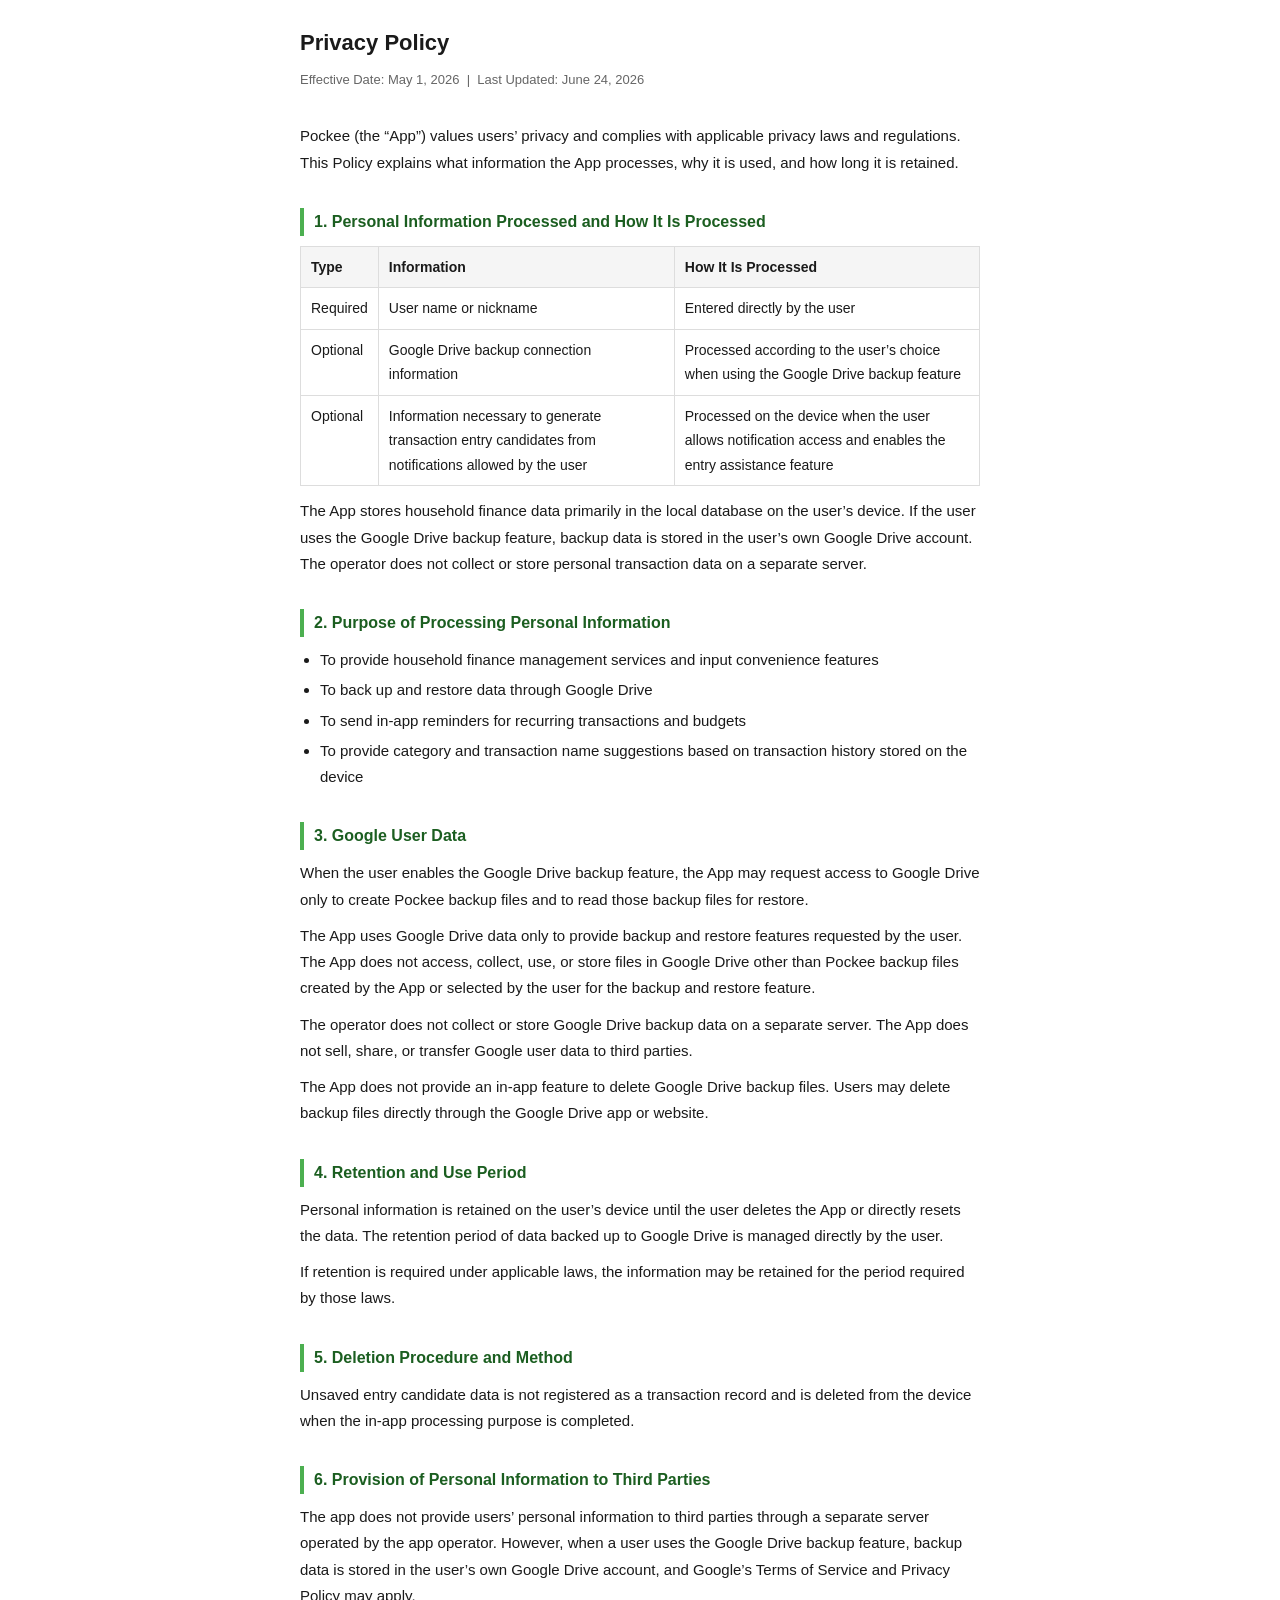
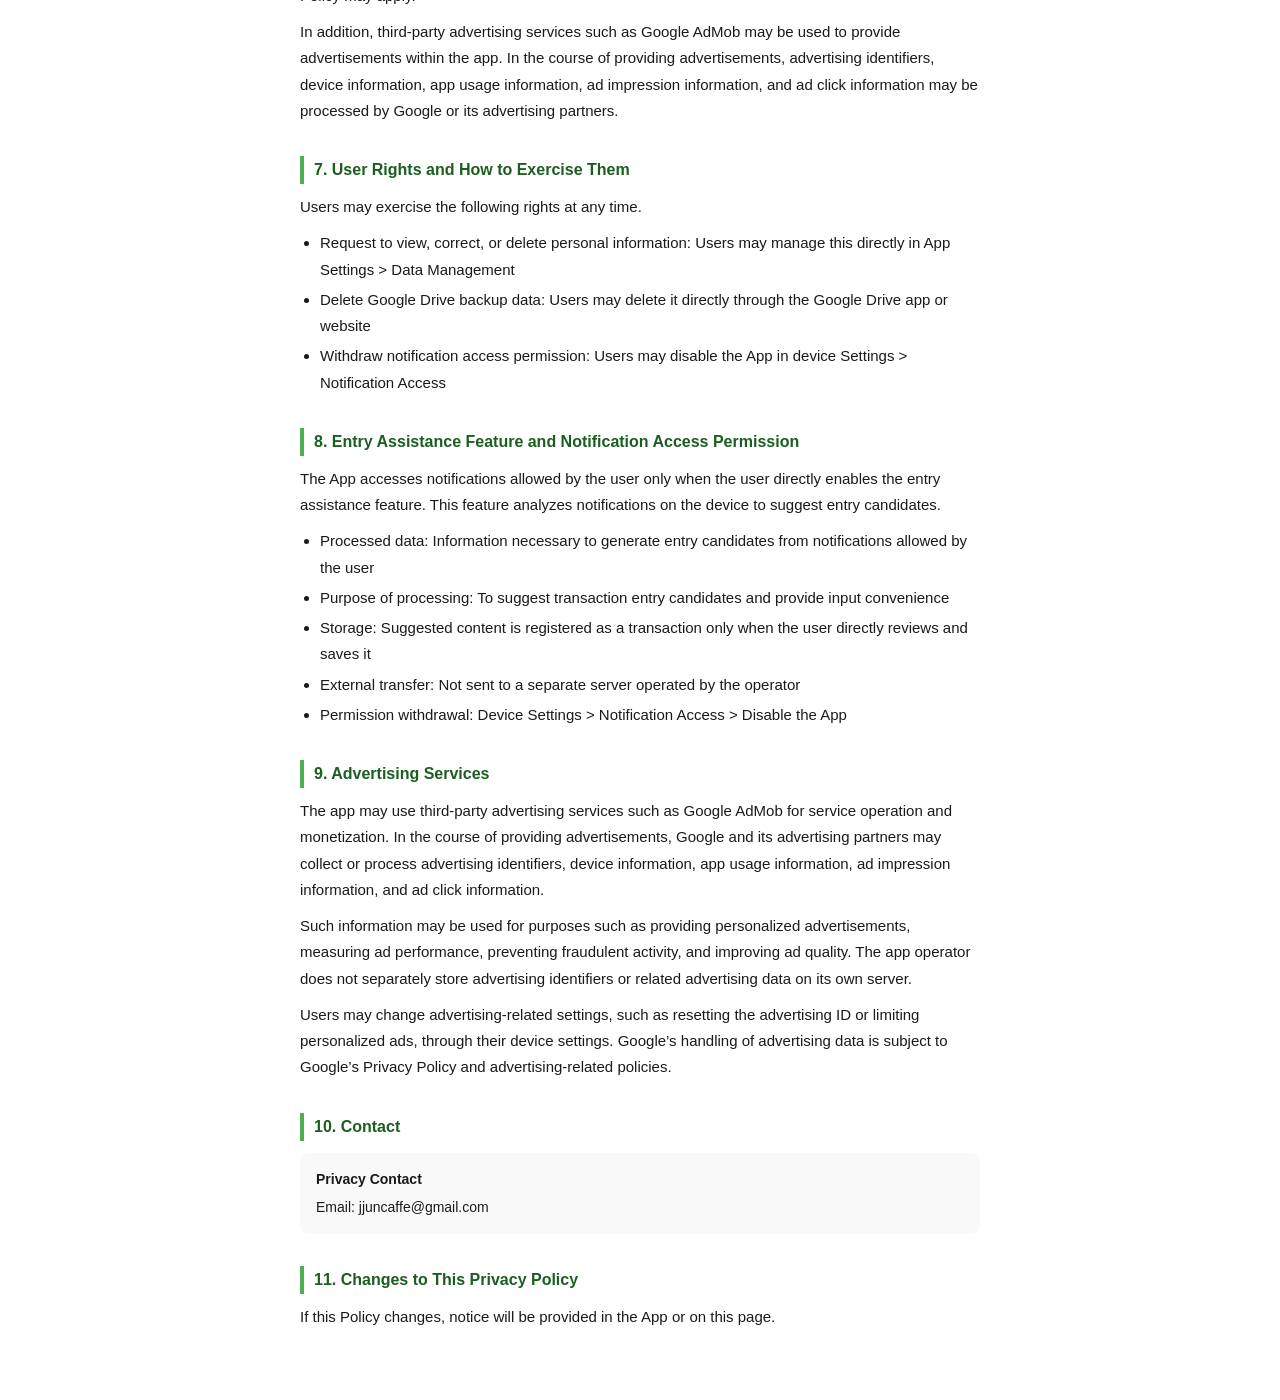
<file: privacy/en.html>
<!DOCTYPE html>

<html lang="en">
<head>
  <meta charset="UTF-8" />
  <meta name="viewport" content="width=device-width, initial-scale=1.0" />
  <title>Privacy Policy</title>
  <style>
    * { box-sizing: border-box; margin: 0; padding: 0; }
    body {
      font-family: -apple-system, 'Noto Sans', 'Noto Sans KR', sans-serif;
      font-size: 15px;
      line-height: 1.75;
      color: #1a1a1a;
      background: #fff;
      padding: 24px 20px 60px;
      max-width: 720px;
      margin: 0 auto;
    }
    h1 { font-size: 22px; font-weight: 700; margin-bottom: 6px; }
    .updated { font-size: 13px; color: #666; margin-bottom: 32px; }
    h2 {
      font-size: 16px;
      font-weight: 700;
      margin: 32px 0 10px;
      padding-left: 10px;
      border-left: 4px solid #4CAF50;
      color: #1b5e20;
    }
    p { margin-bottom: 10px; }
    ul { padding-left: 20px; margin-bottom: 10px; }
    li { margin-bottom: 4px; }
    table {
      width: 100%;
      border-collapse: collapse;
      margin-bottom: 12px;
      font-size: 14px;
    }
    th, td {
      border: 1px solid #ddd;
      padding: 8px 10px;
      text-align: left;
      vertical-align: top;
    }
    th { background: #f5f5f5; font-weight: 600; }
    .contact {
      margin-top: 12px;
      background: #f9f9f9;
      border-radius: 8px;
      padding: 14px 16px;
      font-size: 14px;
    }
    .contact strong { display: block; margin-bottom: 4px; }
  </style>
</head>
<body>

<h1>Privacy Policy</h1>
<p class="updated">Effective Date: May 1, 2026 &nbsp;|&nbsp; Last Updated: June 24, 2026</p>

<p>
  Pockee (the “App”) values users’ privacy and complies with applicable privacy laws and regulations.
  This Policy explains what information the App processes, why it is used, and how long it is retained.
</p>

<h2>1. Personal Information Processed and How It Is Processed</h2>
<table>
  <thead>
    <tr><th>Type</th><th>Information</th><th>How It Is Processed</th></tr>
  </thead>
  <tbody>
    <tr>
      <td>Required</td>
      <td>User name or nickname</td>
      <td>Entered directly by the user</td>
    </tr>
    <tr>
      <td>Optional</td>
      <td>Google Drive backup connection information</td>
      <td>Processed according to the user’s choice when using the Google Drive backup feature</td>
    </tr>
    <tr>
      <td>Optional</td>
      <td>Information necessary to generate transaction entry candidates from notifications allowed by the user</td>
      <td>Processed on the device when the user allows notification access and enables the entry assistance feature</td>
    </tr>
  </tbody>
</table>
<p>
  The App stores household finance data primarily in the local database on the user’s device.
  If the user uses the Google Drive backup feature, backup data is stored in the user’s own Google Drive account.
  The operator does not collect or store personal transaction data on a separate server.
</p>

<h2>2. Purpose of Processing Personal Information</h2>
<ul>
  <li>To provide household finance management services and input convenience features</li>
  <li>To back up and restore data through Google Drive</li>
  <li>To send in-app reminders for recurring transactions and budgets</li>
  <li>To provide category and transaction name suggestions based on transaction history stored on the device</li>
</ul>

<h2>3. Google User Data</h2>
<p>
  When the user enables the Google Drive backup feature, the App may request access to Google Drive
  only to create Pockee backup files and to read those backup files for restore.
</p>
<p>
  The App uses Google Drive data only to provide backup and restore features requested by the user.
  The App does not access, collect, use, or store files in Google Drive other than Pockee backup files
  created by the App or selected by the user for the backup and restore feature.
</p>
<p>
  The operator does not collect or store Google Drive backup data on a separate server.
  The App does not sell, share, or transfer Google user data to third parties.
</p>
<p>
  The App does not provide an in-app feature to delete Google Drive backup files.
  Users may delete backup files directly through the Google Drive app or website.
</p>

<h2>4. Retention and Use Period</h2>
<p>
  Personal information is retained on the user’s device until the user deletes the App or directly resets the data.
  The retention period of data backed up to Google Drive is managed directly by the user.
</p>
<p>
  If retention is required under applicable laws, the information may be retained for the period required by those laws.
</p>

<h2>5. Deletion Procedure and Method</h2>
<p>
  Unsaved entry candidate data is not registered as a transaction record and is deleted from the device when the in-app processing purpose is completed.
</p>

<h2>6. Provision of Personal Information to Third Parties</h2>
<p>
  The app does not provide users’ personal information to third parties through a separate server operated by the app operator.
  However, when a user uses the Google Drive backup feature, backup data is stored in the user’s own Google Drive account,
  and Google’s Terms of Service and Privacy Policy may apply.
</p>
<p>
  In addition, third-party advertising services such as Google AdMob may be used to provide advertisements within the app.
  In the course of providing advertisements, advertising identifiers, device information, app usage information,
  ad impression information, and ad click information may be processed by Google or its advertising partners.
</p>

<h2>7. User Rights and How to Exercise Them</h2>
<p>Users may exercise the following rights at any time.</p>
<ul>
  <li>Request to view, correct, or delete personal information: Users may manage this directly in App Settings &gt; Data Management</li>
  <li>Delete Google Drive backup data: Users may delete it directly through the Google Drive app or website</li>
  <li>Withdraw notification access permission: Users may disable the App in device Settings &gt; Notification Access</li>
</ul>

<h2>8. Entry Assistance Feature and Notification Access Permission</h2>
<p>
  The App accesses notifications allowed by the user only when the user directly enables the entry assistance feature.
  This feature analyzes notifications on the device to suggest entry candidates.
</p>
<ul>
  <li>Processed data: Information necessary to generate entry candidates from notifications allowed by the user</li>
  <li>Purpose of processing: To suggest transaction entry candidates and provide input convenience</li>
  <li>Storage: Suggested content is registered as a transaction only when the user directly reviews and saves it</li>
  <li>External transfer: Not sent to a separate server operated by the operator</li>
  <li>Permission withdrawal: Device Settings &gt; Notification Access &gt; Disable the App</li>
</ul>

<h2>9. Advertising Services</h2>
<p>
  The app may use third-party advertising services such as Google AdMob for service operation and monetization.
  In the course of providing advertisements, Google and its advertising partners may collect or process
  advertising identifiers, device information, app usage information, ad impression information, and ad click information.
</p>
<p>
  Such information may be used for purposes such as providing personalized advertisements, measuring ad performance,
  preventing fraudulent activity, and improving ad quality.
  The app operator does not separately store advertising identifiers or related advertising data on its own server.
</p>
<p>
  Users may change advertising-related settings, such as resetting the advertising ID or limiting personalized ads,
  through their device settings.
  Google’s handling of advertising data is subject to Google’s Privacy Policy and advertising-related policies.
</p>

<h2>10. Contact</h2>
<div class="contact">
  <strong>Privacy Contact</strong>
  Email: jjuncaffe@gmail.com
</div>

<h2>11. Changes to This Privacy Policy</h2>
<p>
  If this Policy changes, notice will be provided in the App or on this page.
</p>

</body>
</html>
</file>
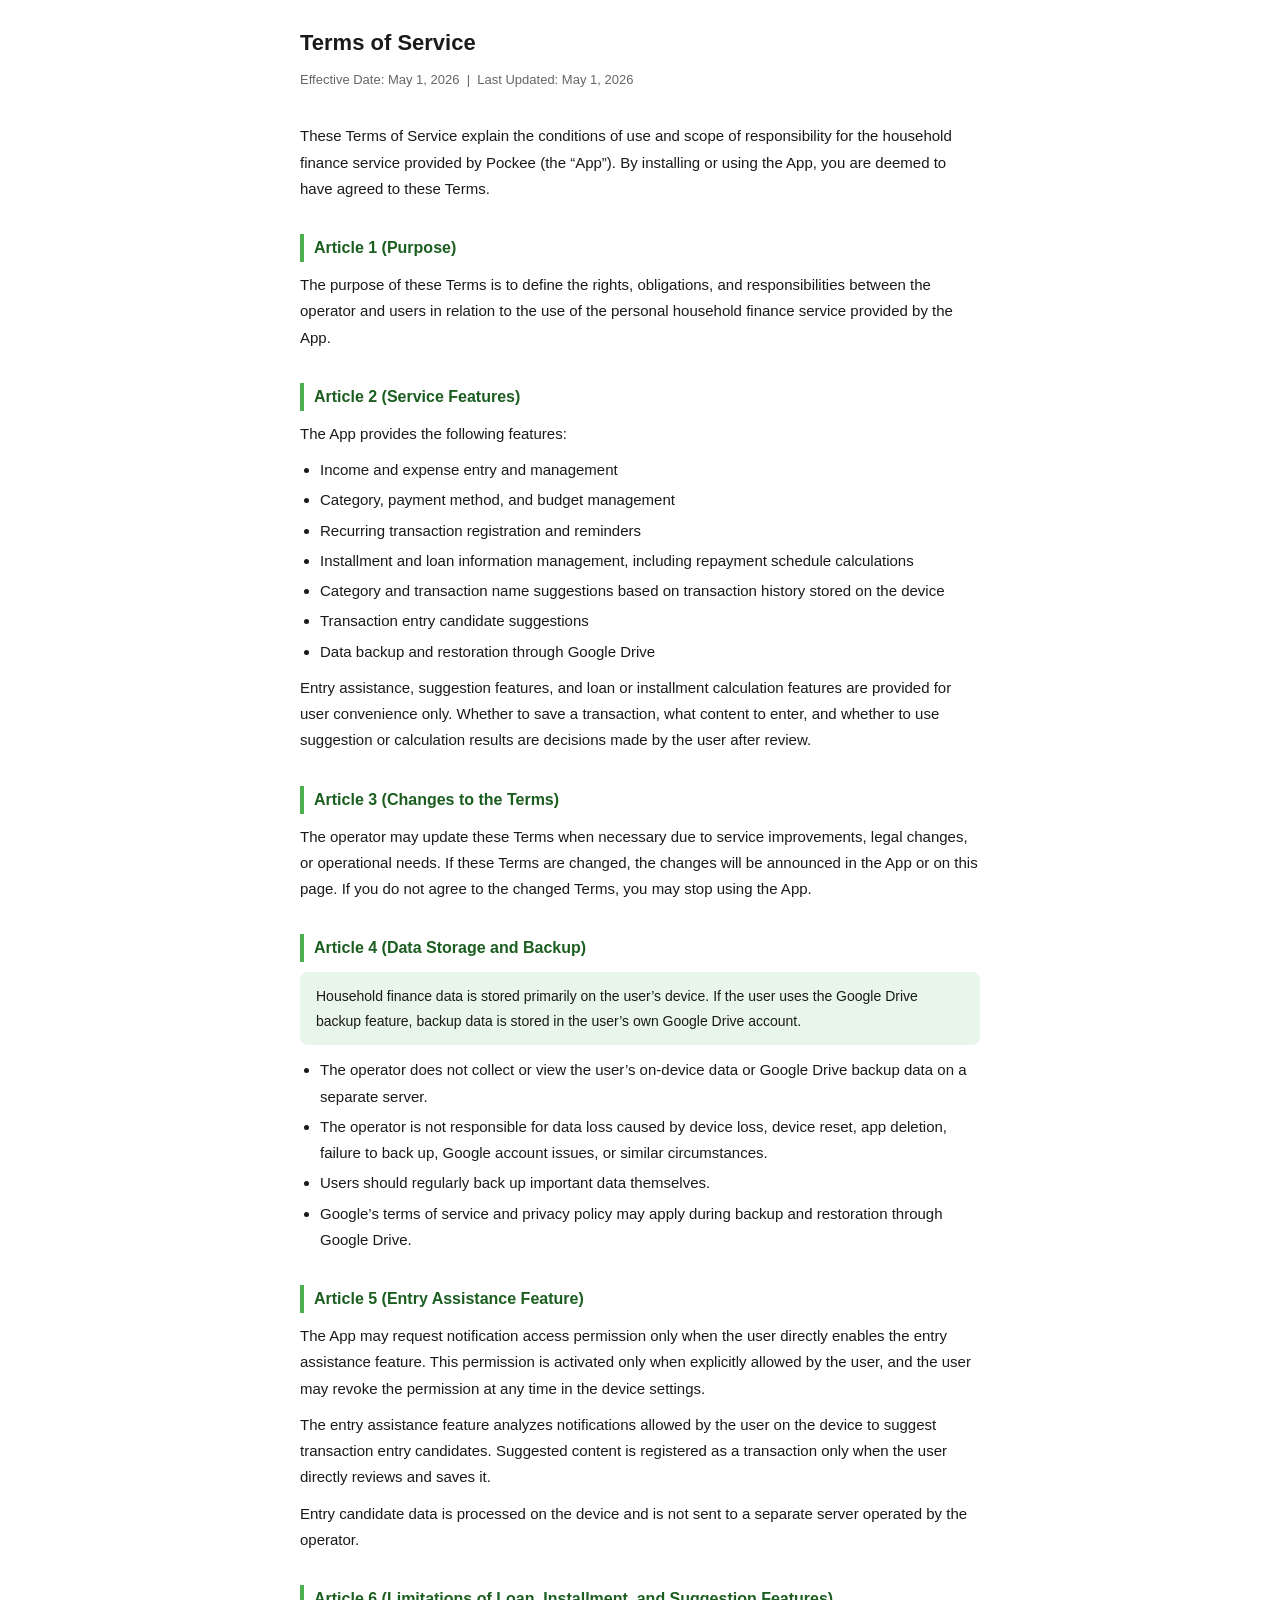
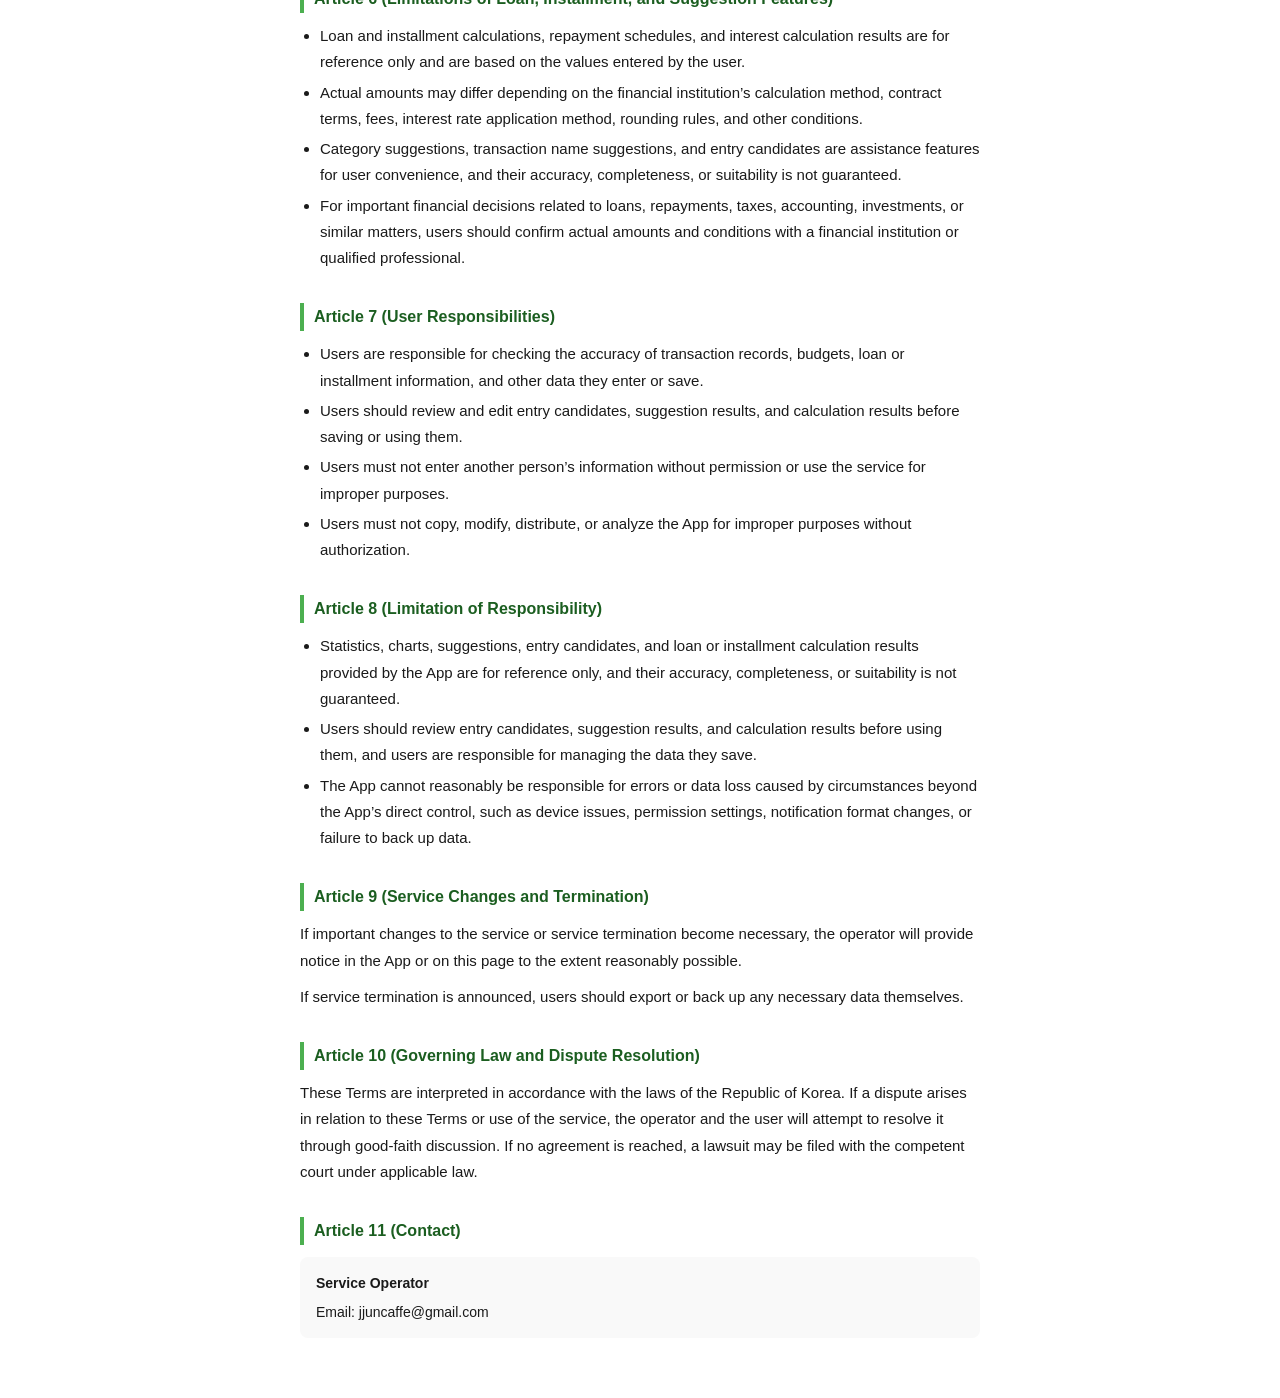
<file: terms/en.html>
<!DOCTYPE html>
<html lang="en">
<head>
  <meta charset="UTF-8" />
  <meta name="viewport" content="width=device-width, initial-scale=1.0" />
  <title>Terms of Service</title>
  <style>
    * { box-sizing: border-box; margin: 0; padding: 0; }
    body {
      font-family: -apple-system, 'Noto Sans', 'Noto Sans KR', sans-serif;
      font-size: 15px;
      line-height: 1.75;
      color: #1a1a1a;
      background: #fff;
      padding: 24px 20px 60px;
      max-width: 720px;
      margin: 0 auto;
    }
    h1 { font-size: 22px; font-weight: 700; margin-bottom: 6px; }
    .updated { font-size: 13px; color: #666; margin-bottom: 32px; }
    h2 {
      font-size: 16px;
      font-weight: 700;
      margin: 32px 0 10px;
      padding-left: 10px;
      border-left: 4px solid #4CAF50;
      color: #1b5e20;
    }
    p { margin-bottom: 10px; }
    ul { padding-left: 20px; margin-bottom: 10px; }
    li { margin-bottom: 4px; }
    .highlight {
      background: #e8f5e9;
      border-radius: 8px;
      padding: 12px 16px;
      margin-bottom: 12px;
      font-size: 14px;
    }
    .contact {
      margin-top: 12px;
      background: #f9f9f9;
      border-radius: 8px;
      padding: 14px 16px;
      font-size: 14px;
    }
    .contact strong { display: block; margin-bottom: 4px; }
  </style>
</head>
<body>

<h1>Terms of Service</h1>
<p class="updated">Effective Date: May 1, 2026 &nbsp;|&nbsp; Last Updated: May 1, 2026</p>

<p>
  These Terms of Service explain the conditions of use and scope of responsibility for the household finance service provided by Pockee (the “App”).
  By installing or using the App, you are deemed to have agreed to these Terms.
</p>

<h2>Article 1 (Purpose)</h2>
<p>
  The purpose of these Terms is to define the rights, obligations, and responsibilities between the operator and users
  in relation to the use of the personal household finance service provided by the App.
</p>

<h2>Article 2 (Service Features)</h2>
<p>The App provides the following features:</p>
<ul>
  <li>Income and expense entry and management</li>
  <li>Category, payment method, and budget management</li>
  <li>Recurring transaction registration and reminders</li>
  <li>Installment and loan information management, including repayment schedule calculations</li>
  <li>Category and transaction name suggestions based on transaction history stored on the device</li>
  <li>Transaction entry candidate suggestions</li>
  <li>Data backup and restoration through Google Drive</li>
</ul>
<p>
  Entry assistance, suggestion features, and loan or installment calculation features are provided for user convenience only.
  Whether to save a transaction, what content to enter, and whether to use suggestion or calculation results are decisions made by the user after review.
</p>

<h2>Article 3 (Changes to the Terms)</h2>
<p>
  The operator may update these Terms when necessary due to service improvements, legal changes, or operational needs.
  If these Terms are changed, the changes will be announced in the App or on this page.
  If you do not agree to the changed Terms, you may stop using the App.
</p>

<h2>Article 4 (Data Storage and Backup)</h2>
<div class="highlight">
  Household finance data is stored primarily on the user’s device.
  If the user uses the Google Drive backup feature, backup data is stored in the user’s own Google Drive account.
</div>
<ul>
  <li>The operator does not collect or view the user’s on-device data or Google Drive backup data on a separate server.</li>
  <li>The operator is not responsible for data loss caused by device loss, device reset, app deletion, failure to back up, Google account issues, or similar circumstances.</li>
  <li>Users should regularly back up important data themselves.</li>
  <li>Google’s terms of service and privacy policy may apply during backup and restoration through Google Drive.</li>
</ul>

<h2>Article 5 (Entry Assistance Feature)</h2>
<p>
  The App may request notification access permission only when the user directly enables the entry assistance feature.
  This permission is activated only when explicitly allowed by the user, and the user may revoke the permission at any time in the device settings.
</p>
<p>
  The entry assistance feature analyzes notifications allowed by the user on the device to suggest transaction entry candidates.
  Suggested content is registered as a transaction only when the user directly reviews and saves it.
</p>
<p>
  Entry candidate data is processed on the device and is not sent to a separate server operated by the operator.
</p>

<h2>Article 6 (Limitations of Loan, Installment, and Suggestion Features)</h2>
<ul>
  <li>Loan and installment calculations, repayment schedules, and interest calculation results are for reference only and are based on the values entered by the user.</li>
  <li>Actual amounts may differ depending on the financial institution’s calculation method, contract terms, fees, interest rate application method, rounding rules, and other conditions.</li>
  <li>Category suggestions, transaction name suggestions, and entry candidates are assistance features for user convenience, and their accuracy, completeness, or suitability is not guaranteed.</li>
  <li>For important financial decisions related to loans, repayments, taxes, accounting, investments, or similar matters, users should confirm actual amounts and conditions with a financial institution or qualified professional.</li>
</ul>

<h2>Article 7 (User Responsibilities)</h2>
<ul>
  <li>Users are responsible for checking the accuracy of transaction records, budgets, loan or installment information, and other data they enter or save.</li>
  <li>Users should review and edit entry candidates, suggestion results, and calculation results before saving or using them.</li>
  <li>Users must not enter another person’s information without permission or use the service for improper purposes.</li>
  <li>Users must not copy, modify, distribute, or analyze the App for improper purposes without authorization.</li>
</ul>

<h2>Article 8 (Limitation of Responsibility)</h2>
<ul>
  <li>Statistics, charts, suggestions, entry candidates, and loan or installment calculation results provided by the App are for reference only, and their accuracy, completeness, or suitability is not guaranteed.</li>
  <li>Users should review entry candidates, suggestion results, and calculation results before using them, and users are responsible for managing the data they save.</li>
  <li>The App cannot reasonably be responsible for errors or data loss caused by circumstances beyond the App’s direct control, such as device issues, permission settings, notification format changes, or failure to back up data.</li>
</ul>

<h2>Article 9 (Service Changes and Termination)</h2>
<p>
  If important changes to the service or service termination become necessary, the operator will provide notice in the App or on this page to the extent reasonably possible.
</p>
<p>
  If service termination is announced, users should export or back up any necessary data themselves.
</p>

<h2>Article 10 (Governing Law and Dispute Resolution)</h2>
<p>
  These Terms are interpreted in accordance with the laws of the Republic of Korea.
  If a dispute arises in relation to these Terms or use of the service, the operator and the user will attempt to resolve it through good-faith discussion.
  If no agreement is reached, a lawsuit may be filed with the competent court under applicable law.
</p>

<h2>Article 11 (Contact)</h2>
<div class="contact">
  <strong>Service Operator</strong>
  Email: jjuncaffe@gmail.com
</div>

</body>
</html>
</file>
<file: styles.css>
:root {
    --primary: #9C5F2A;
    --primary-dark: #7D4A20;
    --primary-soft: #FCE3C0;
    --sage-soft: #EEF3E6;
    --pink-soft: #FDE4E6;
    --bg: #FFF9F0;
    --surface: #FFFFFF;
    --surface-soft: #FBF1E4;
    --text: #2E231B;
    --sub-text: #6B5E57;
    --muted: #8A7B70;
    --border: #EADFD1;
    --shadow: 0 18px 44px rgba(46,35,27,0.08);
    --radius-xl: 28px;
    --radius-lg: 22px;
    --radius-md: 16px;
}

* {
    box-sizing: border-box;
}

html {
    scroll-behavior: smooth;
}

body {
    margin: 0;
    font-family: -apple-system, BlinkMacSystemFont, "Segoe UI", Roboto, Helvetica, Arial, sans-serif;
    background:
        radial-gradient(circle at 12% 0%, rgba(156, 95, 42, 0.14), transparent 34%),
        radial-gradient(circle at 92% 12%, rgba(111, 140, 96, 0.12), transparent 30%),
        var(--bg);
    color: var(--text);
    line-height: 1.6;
    -webkit-text-size-adjust: 100%;
}

a {
    color: inherit;
    text-decoration: none;
}

.page {
    max-width: 1120px;
    margin: 0 auto;
    padding: 24px;
}

.nav {
    display: flex;
    align-items: center;
    justify-content: space-between;
    gap: 16px;
    margin-bottom: 28px;
    padding: 14px 16px;
    border: 1px solid rgba(234, 223, 209, 0.9);
    border-radius: 999px;
    background: rgba(255, 255, 255, 0.82);
    backdrop-filter: blur(14px);
    box-shadow: 0 8px 24px rgba(46,35,27,0.04);
    position: sticky;
    top: 12px;
    z-index: 20;
}

.brand {
    display: inline-flex;
    align-items: center;
    gap: 10px;
    font-weight: 900;
    letter-spacing: -0.02em;
}

.brand-icon {
    width: 34px;
    height: 34px;
    border-radius: 12px;
    display: grid;
    place-items: center;
    background: #FFFFFF;
    box-shadow: 0 10px 20px rgba(156,95,42,0.18);
    overflow: hidden;
    flex: 0 0 auto;
}

.brand-icon-img {
    width: 100%;
    height: 100%;
    display: block;
    object-fit: cover;
}

.nav-actions {
    display: flex;
    align-items: center;
    justify-content: flex-end;
    gap: 10px;
    flex-wrap: wrap;
}

.language-control {
    display: inline-flex;
    align-items: center;
    gap: 8px;
    padding: 9px 12px;
    border: 1px solid var(--border);
    border-radius: 999px;
    background: #fff;
    color: var(--sub-text);
    font-size: 13px;
    font-weight: 800;
}

.language-control select {
    border: 0;
    outline: 0;
    background: transparent;
    color: var(--text);
    font-weight: 900;
}

.nav-link {
    padding: 10px 14px;
    border-radius: 999px;
    color: var(--sub-text);
    font-size: 13px;
    font-weight: 900;
}

.nav-link:hover {
    background: var(--surface-soft);
    color: var(--text);
}

.hero {
    display: grid;
    grid-template-columns: minmax(0, 1.05fr) minmax(300px, 0.95fr);
    gap: 34px;
    align-items: center;
    padding: 40px 0 34px;
}

.hero-copy {
    min-width: 0;
}

.eyebrow {
    display: inline-flex;
    align-items: center;
    gap: 8px;
    padding: 7px 12px;
    border-radius: 999px;
    background: var(--primary-soft);
    color: #5A3413;
    font-size: 13px;
    font-weight: 900;
    margin-bottom: 18px;
}

h1 {
    margin: 0;
    font-size: clamp(40px, 6vw, 72px);
    line-height: 1.05;
    letter-spacing: -0.06em;
}

.hero-title-accent {
    color: var(--primary);
}

.hero-subtitle {
    margin: 22px 0 0;
    color: var(--sub-text);
    font-size: clamp(17px, 2.1vw, 22px);
    font-weight: 600;
    letter-spacing: -0.02em;
    max-width: 660px;
}

.cta-row {
    display: flex;
    gap: 12px;
    flex-wrap: wrap;
    margin-top: 30px;
}

.button {
    display: inline-flex;
    align-items: center;
    justify-content: center;
    gap: 8px;
    min-height: 48px;
    padding: 0 18px;
    border-radius: 999px;
    font-size: 15px;
    font-weight: 900;
    border: 1px solid transparent;
    transition: transform 0.2s, box-shadow 0.2s, background 0.2s;
}

.button:hover {
    transform: translateY(-1px);
}

.button-primary {
    background: var(--primary);
    color: #fff;
    box-shadow: 0 14px 30px rgba(156,95,42,0.24);
}

.button-primary:hover {
    background: var(--primary-dark);
}

.button-secondary {
    background: #fff;
    color: var(--primary);
    border-color: rgba(156,95,42,0.22);
}

.button-secondary:hover {
    background: var(--primary-soft);
}

.hero-points {
    display: grid;
    grid-template-columns: repeat(2, minmax(0, 1fr));
    gap: 10px;
    margin-top: 28px;
    max-width: 660px;
}

.hero-point {
    display: flex;
    align-items: center;
    gap: 8px;
    color: var(--sub-text);
    font-size: 14px;
    font-weight: 800;
}

.check {
    width: 22px;
    height: 22px;
    flex: 0 0 auto;
    display: grid;
    place-items: center;
    border-radius: 999px;
    background: var(--sage-soft);
    color: #3F5433;
    font-size: 12px;
    font-weight: 900;
}

.visual-card {
    padding: 14px;
    border-radius: var(--radius-xl);
    background: rgba(255,255,255,0.75);
    border: 1px solid rgba(234,223,209,0.9);
    box-shadow: var(--shadow);
}

.graphic-img {
    display: block;
    width: 100%;
    height: auto;
    aspect-ratio: 1024 / 500;
    border-radius: 22px;
    background: #fff;
}

.trust-strip {
    display: grid;
    grid-template-columns: repeat(3, minmax(0, 1fr));
    gap: 12px;
    margin: 18px 0 44px;
}

.trust-item {
    padding: 18px;
    border-radius: var(--radius-md);
    background: #fff;
    border: 1px solid var(--border);
    box-shadow: 0 8px 22px rgba(46,35,27,0.035);
}

.trust-value {
    color: var(--primary);
    font-size: 22px;
    font-weight: 950;
    letter-spacing: -0.04em;
}

.trust-label {
    margin-top: 4px;
    color: var(--sub-text);
    font-size: 13px;
    font-weight: 800;
}

section {
    margin: 52px 0;
}

.section-head {
    max-width: 720px;
    margin: 0 auto 24px;
    text-align: center;
}

.section-kicker {
    color: var(--primary);
    font-size: 13px;
    font-weight: 950;
    letter-spacing: 0.02em;
    text-transform: uppercase;
}

.section-title {
    margin: 8px 0 0;
    font-size: clamp(28px, 4vw, 42px);
    line-height: 1.18;
    letter-spacing: -0.045em;
}

.section-description {
    margin: 12px auto 0;
    color: var(--sub-text);
    font-size: 16px;
    font-weight: 600;
    max-width: 680px;
}

.feature-grid {
    display: grid;
    grid-template-columns: repeat(3, minmax(0, 1fr));
    gap: 14px;
}

.feature-card {
    background: #fff;
    border: 1px solid var(--border);
    border-radius: var(--radius-lg);
    padding: 22px;
    box-shadow: 0 8px 22px rgba(46,35,27,0.035);
}

.feature-icon {
    width: 44px;
    height: 44px;
    border-radius: 16px;
    display: grid;
    place-items: center;
    font-size: 22px;
    background: var(--primary-soft);
    margin-bottom: 16px;
}

.feature-card:nth-child(2n) .feature-icon {
    background: var(--sage-soft);
}

.feature-card:nth-child(3n) .feature-icon {
    background: var(--pink-soft);
}

.feature-title {
    margin: 0;
    font-size: 18px;
    line-height: 1.25;
    letter-spacing: -0.02em;
}

.feature-description {
    margin: 9px 0 0;
    color: var(--sub-text);
    font-size: 14px;
    font-weight: 600;
}

.extras {
    display: grid;
    grid-template-columns: repeat(3, minmax(0, 1fr));
    gap: 14px;
    margin-top: 14px;
}

.extra-item {
    display: flex;
    align-items: center;
    gap: 12px;
    padding: 16px 18px;
    border-radius: var(--radius-md);
    background: var(--surface-soft);
    border: 1px solid var(--border);
}

.extra-icon {
    font-size: 20px;
    flex: 0 0 auto;
}

.extra-text {
    min-width: 0;
    color: var(--sub-text);
    font-size: 14px;
    font-weight: 800;
}

.flow {
    display: grid;
    grid-template-columns: repeat(3, minmax(0, 1fr));
    gap: 14px;
}

.flow-step {
    position: relative;
    padding: 22px;
    border-radius: var(--radius-lg);
    background: var(--surface);
    border: 1px solid var(--border);
    box-shadow: 0 8px 22px rgba(46,35,27,0.035);
}

.step-number {
    display: inline-flex;
    align-items: center;
    justify-content: center;
    width: 34px;
    height: 34px;
    border-radius: 999px;
    background: var(--primary);
    color: #fff;
    font-size: 13px;
    font-weight: 950;
    margin-bottom: 14px;
}

.flow-title {
    margin: 0;
    font-size: 17px;
    letter-spacing: -0.02em;
}

.flow-description {
    margin: 8px 0 0;
    color: var(--sub-text);
    font-size: 14px;
    font-weight: 600;
}

.fx-banner {
    display: grid;
    grid-template-columns: minmax(0, 1fr) auto;
    gap: 20px;
    align-items: center;
    padding: 26px;
    border-radius: var(--radius-xl);
    background: linear-gradient(135deg, #FFFFFF, #FCE3C0);
    border: 1px solid rgba(156,95,42,0.16);
    box-shadow: var(--shadow);
}

.fx-title {
    margin: 0;
    font-size: 24px;
    line-height: 1.25;
    letter-spacing: -0.035em;
}

.fx-description {
    margin: 8px 0 0;
    color: var(--sub-text);
    font-size: 15px;
    font-weight: 650;
}

.final-cta {
    text-align: center;
    padding: 40px 24px;
    border-radius: var(--radius-xl);
    background: var(--text);
    color: #fff;
    box-shadow: var(--shadow);
}

.final-cta h2 {
    margin: 0;
    font-size: clamp(28px, 4vw, 42px);
    line-height: 1.18;
    letter-spacing: -0.045em;
}

.final-cta p {
    margin: 12px auto 0;
    max-width: 640px;
    color: rgba(255,255,255,0.78);
    font-size: 16px;
    font-weight: 600;
}

.final-cta .cta-row {
    justify-content: center;
}

footer {
    display: flex;
    justify-content: space-between;
    gap: 16px;
    flex-wrap: wrap;
    padding: 28px 0 10px;
    color: var(--muted);
    font-size: 13px;
    font-weight: 700;
}

.footer-links {
    display: flex;
    gap: 12px;
    flex-wrap: wrap;
}

.footer-links a {
    color: var(--sub-text);
}

.footer-notice {
    flex-basis: 100%;
    margin-top: 4px;
    font-size: 12px;
    line-height: 1.5;
}

.footer-legal {
    flex-basis: 100%;
    margin-top: 50px;
    text-align: center;
    font-size: 14px;
}

.footer-legal a {
    color: var(--muted);
}

.footer-legal a + a {
    margin-left: 20px;
}

@media (max-width: 860px) {
    .page {
        padding: 16px;
    }

    .nav {
        align-items: stretch;
        border-radius: 22px;
        position: static;
        flex-direction: column;
    }

    .nav-actions {
        justify-content: flex-start;
    }

    .hero {
        grid-template-columns: 1fr;
        padding-top: 22px;
    }

    .hero-points {
        grid-template-columns: 1fr;
    }

    .trust-strip,
    .feature-grid,
    .extras,
    .flow {
        grid-template-columns: 1fr;
    }

    .fx-banner {
        grid-template-columns: 1fr;
    }

    .fx-banner .button {
        width: 100%;
    }
}

@media (max-width: 520px) {
    .nav-actions,
    .cta-row {
        flex-direction: column;
        align-items: stretch;
    }

    .language-control,
    .button,
    .nav-link {
        width: 100%;
    }

    .language-control {
        justify-content: space-between;
    }

    .hero {
        gap: 22px;
    }

    .visual-card {
        padding: 8px;
        border-radius: 22px;
    }

    .graphic-img {
        border-radius: 18px;
    }

    section {
        margin: 42px 0;
    }

    .feature-card,
    .flow-step,
    .fx-banner,
    .final-cta {
        border-radius: 20px;
    }
}
</file>
